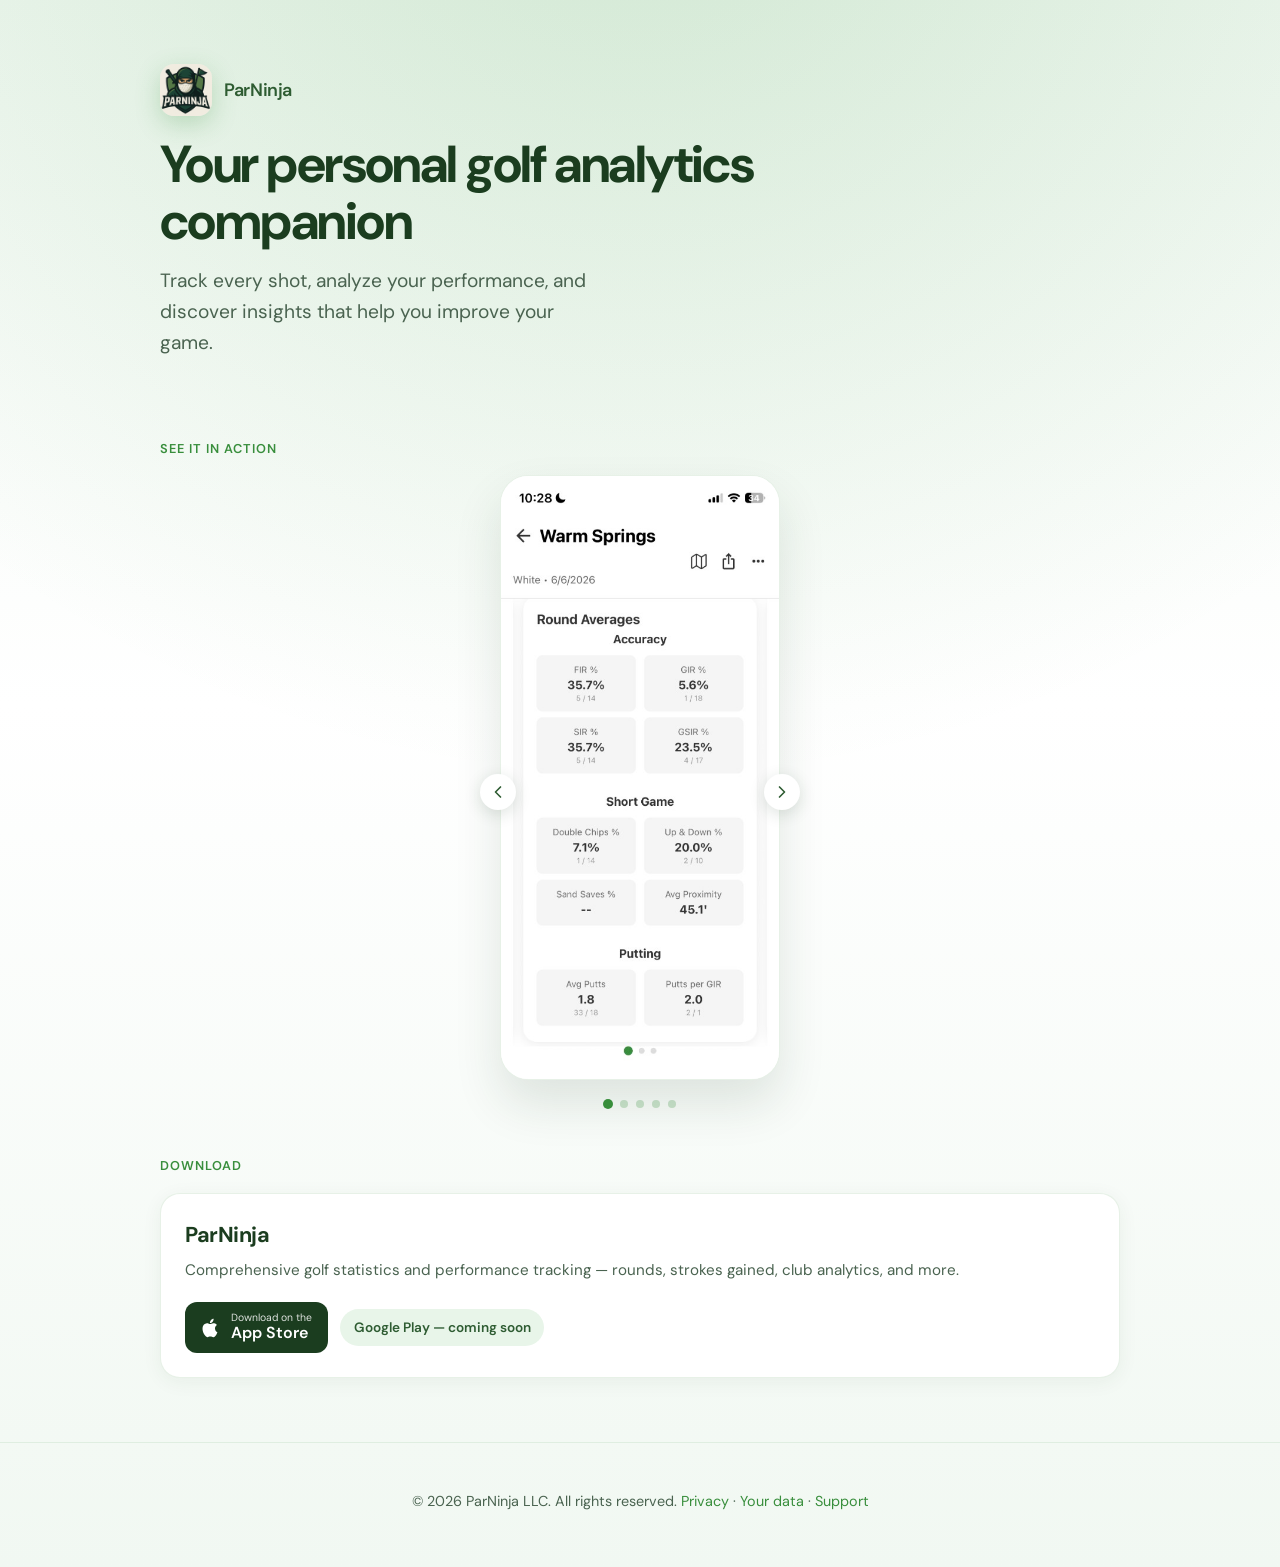
<file: index.html>
<!DOCTYPE html>
<html lang="en">
  <head>
    <meta charset="UTF-8" />
    <meta name="viewport" content="width=device-width, initial-scale=1.0" />
    <title>ParNinja — Golf analytics & performance tracking</title>
    <meta
      name="description"
      content="ParNinja is your personal golf analytics companion. Track every shot, analyze performance, and improve your game."
    />
    <meta name="theme-color" content="#388e3c" />
    <link rel="icon" href="assets/favicon.ico" sizes="any" />
    <link rel="preconnect" href="https://fonts.googleapis.com" />
    <link rel="preconnect" href="https://fonts.gstatic.com" crossorigin />
    <link
      href="https://fonts.googleapis.com/css2?family=DM+Sans:ital,opsz,wght@0,9..40,400;0,9..40,600;0,9..40,700;1,9..40,400&display=swap"
      rel="stylesheet"
    />
    <link rel="stylesheet" href="css/styles.css" />
    <script src="config.js"></script>
  </head>
  <body>
    <div class="page">
      <main class="container">
        <section class="hero">
          <div class="hero-inner">
            <div class="hero-copy">
              <div class="brand-mark">
                <img src="assets/icon.png" alt="" width="52" height="52" id="site-icon" />
                <span id="site-name">ParNinja</span>
              </div>
              <h1 id="site-tagline">Your personal golf analytics companion</h1>
              <p class="lead" id="site-description">
                Track every shot, analyze your performance, and discover insights that help you
                improve your game.
              </p>
            </div>
          </div>
        </section>

        <section class="screenshots-section" aria-labelledby="screenshots-heading">
          <p class="section-label" id="screenshots-heading">See it in action</p>
          <div class="carousel" id="screenshot-carousel">
            <div class="carousel-viewport">
              <div class="carousel-track" id="carousel-track">
                <div class="carousel-slide">
                  <img
                    src="assets/screenshots/round-averages.png"
                    alt="Round averages showing accuracy, short game, and putting stats"
                    width="390"
                    height="844"
                    loading="lazy"
                  />
                </div>
                <div class="carousel-slide">
                  <img
                    src="assets/screenshots/club-distances.png"
                    alt="Club distances with average yardage and shot distribution"
                    width="390"
                    height="844"
                    loading="lazy"
                  />
                </div>
                <div class="carousel-slide">
                  <img
                    src="assets/screenshots/approach-results.png"
                    alt="Approach results by distance with greens hit percentages"
                    width="390"
                    height="844"
                    loading="lazy"
                  />
                </div>
                <div class="carousel-slide">
                  <img
                    src="assets/screenshots/driver.png"
                    alt="Driver performance with aim tendency and shot distribution"
                    width="390"
                    height="844"
                    loading="lazy"
                  />
                </div>
                <div class="carousel-slide">
                  <img
                    src="assets/screenshots/putter.png"
                    alt="Putting performance overview and putt distance breakdown"
                    width="390"
                    height="844"
                    loading="lazy"
                  />
                </div>
              </div>
            </div>
            <button
              type="button"
              class="carousel-btn carousel-btn-prev"
              aria-label="Previous screenshot"
            >
              <svg width="20" height="20" viewBox="0 0 24 24" fill="none" aria-hidden="true">
                <path
                  d="M15 18l-6-6 6-6"
                  stroke="currentColor"
                  stroke-width="2"
                  stroke-linecap="round"
                  stroke-linejoin="round"
                />
              </svg>
            </button>
            <button
              type="button"
              class="carousel-btn carousel-btn-next"
              aria-label="Next screenshot"
            >
              <svg width="20" height="20" viewBox="0 0 24 24" fill="none" aria-hidden="true">
                <path
                  d="M9 18l6-6-6-6"
                  stroke="currentColor"
                  stroke-width="2"
                  stroke-linecap="round"
                  stroke-linejoin="round"
                />
              </svg>
            </button>
            <div class="carousel-dots" role="tablist" aria-label="Screenshot navigation"></div>
          </div>
        </section>

        <section class="apps-section" aria-labelledby="apps-heading">
          <p class="section-label" id="apps-heading">Download</p>
          <div class="apps-grid" id="apps-grid"></div>
        </section>
      </main>

      <footer class="site-footer">
        <div class="container">
          <p>
            &copy; <span id="footer-year"></span>
            <span id="footer-company">ParNinja LLC</span>. All rights reserved.
            <a href="/privacy">Privacy</a> · <a href="/data">Your data</a> ·
            <a href="/support">Support</a>
          </p>
        </div>
      </footer>
    </div>

    <script>
      (function () {
        initCarousel(document.getElementById('screenshot-carousel'));

        function initCarousel(root) {
          if (!root) return;

          const track = root.querySelector('.carousel-track');
          const slides = Array.from(root.querySelectorAll('.carousel-slide'));
          const dotsContainer = root.querySelector('.carousel-dots');
          const prevBtn = root.querySelector('.carousel-btn-prev');
          const nextBtn = root.querySelector('.carousel-btn-next');
          let index = 0;
          let autoplayTimer = null;
          let touchStartX = 0;

          slides.forEach(function (_, i) {
            const dot = document.createElement('button');
            dot.type = 'button';
            dot.className = 'carousel-dot';
            dot.setAttribute('role', 'tab');
            dot.setAttribute('aria-label', 'Go to screenshot ' + (i + 1));
            dot.addEventListener('click', function () {
              goTo(i);
              restartAutoplay();
            });
            dotsContainer.appendChild(dot);
          });

          const dots = Array.from(dotsContainer.querySelectorAll('.carousel-dot'));

          function goTo(i) {
            index = (i + slides.length) % slides.length;
            track.style.transform = 'translateX(-' + index * 100 + '%)';
            dots.forEach(function (dot, dotIndex) {
              const active = dotIndex === index;
              dot.classList.toggle('is-active', active);
              dot.setAttribute('aria-selected', active ? 'true' : 'false');
            });
          }

          function next() {
            goTo(index + 1);
          }

          function prev() {
            goTo(index - 1);
          }

          function startAutoplay() {
            stopAutoplay();
            autoplayTimer = window.setInterval(next, 5000);
          }

          function stopAutoplay() {
            if (autoplayTimer) {
              window.clearInterval(autoplayTimer);
              autoplayTimer = null;
            }
          }

          function restartAutoplay() {
            stopAutoplay();
            startAutoplay();
          }

          prevBtn.addEventListener('click', function () {
            prev();
            restartAutoplay();
          });

          nextBtn.addEventListener('click', function () {
            next();
            restartAutoplay();
          });

          root.addEventListener('mouseenter', stopAutoplay);
          root.addEventListener('mouseleave', startAutoplay);
          root.addEventListener('focusin', stopAutoplay);
          root.addEventListener('focusout', function (event) {
            if (!root.contains(event.relatedTarget)) {
              startAutoplay();
            }
          });

          root.addEventListener(
            'touchstart',
            function (event) {
              touchStartX = event.changedTouches[0].screenX;
            },
            { passive: true }
          );

          root.addEventListener(
            'touchend',
            function (event) {
              const delta = event.changedTouches[0].screenX - touchStartX;
              if (Math.abs(delta) < 40) return;
              if (delta < 0) next();
              else prev();
              restartAutoplay();
            },
            { passive: true }
          );

          goTo(0);
          startAutoplay();
        }

        const config = window.SITE_CONFIG;
        if (!config) return;

        document.getElementById('site-name').textContent = config.siteName;
        document.getElementById('site-tagline').textContent = config.tagline;
        document.getElementById('site-description').textContent = config.description;
        document.getElementById('footer-year').textContent = config.year;
        document.getElementById('footer-company').textContent = config.company;
        document.title = config.siteName + ' — Golf analytics & performance tracking';

        const appsGrid = document.getElementById('apps-grid');

        config.apps.forEach(function (app) {
          const card = document.createElement('article');
          card.className = 'app-card';

          const header = document.createElement('div');
          header.className = 'app-card-header';

          const title = document.createElement('h2');
          title.textContent = app.name;
          const desc = document.createElement('p');
          desc.textContent = app.description;

          header.appendChild(title);
          header.appendChild(desc);

          const links = document.createElement('div');
          links.className = 'store-links';
          links.appendChild(createStoreLink('ios', app.iosUrl));
          links.appendChild(createStoreLink('android', app.androidUrl));

          card.appendChild(header);
          card.appendChild(links);
          appsGrid.appendChild(card);
        });

        function createStoreLink(platform, url) {
          if (!url) {
            const badge = document.createElement('span');
            badge.className = 'coming-soon';
            badge.textContent =
              platform === 'ios' ? 'App Store — coming soon' : 'Google Play — coming soon';
            return badge;
          }

          const link = document.createElement('a');
          link.className = 'store-badge';
          link.href = url;
          link.target = '_blank';
          link.rel = 'noopener noreferrer';

          if (platform === 'ios') {
            link.setAttribute('aria-label', 'Download on the App Store');
            link.innerHTML =
              '<svg width="22" height="22" viewBox="0 0 24 24" fill="currentColor" aria-hidden="true"><path d="M18.71 19.5c-.83 1.24-1.71 2.45-3.05 2.47-1.34.03-1.77-.79-3.29-.79-1.53 0-2 .77-3.27.82-1.31.05-2.3-1.32-3.14-2.53C4.25 17 2.94 12.45 4.7 9.39c.87-1.52 2.43-2.48 4.12-2.51 1.28-.02 2.5.87 3.29.87.78 0 2.26-1.07 3.8-.91.65.03 2.47.26 3.64 1.98-.09.06-2.17 1.28-2.15 3.81.03 3.02 2.65 4.03 2.68 4.04-.03.07-.42 1.44-1.38 2.83M13 3.5c.73-.83 1.94-1.46 2.94-1.5.13 1.17-.34 2.35-1.04 3.19-.69.85-1.83 1.51-2.95 1.42-.15-1.15.41-2.35 1.05-3.11z"/></svg>' +
              '<span class="store-badge-text"><span class="store-badge-label">Download on the</span><span class="store-badge-name">App Store</span></span>';
          } else {
            link.setAttribute('aria-label', 'Get it on Google Play');
            link.innerHTML =
              '<svg width="22" height="22" viewBox="0 0 24 24" fill="currentColor" aria-hidden="true"><path d="M3.609 1.814 13.792 12 3.61 22.186a1.002 1.002 0 0 1-.465-.422 1 1 0 0 1-.12-.59V2.016a1 1 0 0 1 .584-.902zM14.5 12.707l2.302 2.302-10.937 6.333a1 1 0 0 1-.148-.086L14.5 12.707zm3.207-1.414L20.39 8.61a1 1 0 0 1 .61.922v4.936a1 1 0 0 1-.61.922l-2.683 1.55-2.302-2.302 2.302-2.345zM14.5 11.293 5.717 2.51a1 1 0 0 1 .148-.086l10.937 6.333L14.5 11.293z"/></svg>' +
              '<span class="store-badge-text"><span class="store-badge-label">Get it on</span><span class="store-badge-name">Google Play</span></span>';
          }

          return link;
        }
      })();
    </script>
  </body>
</html>
</file>
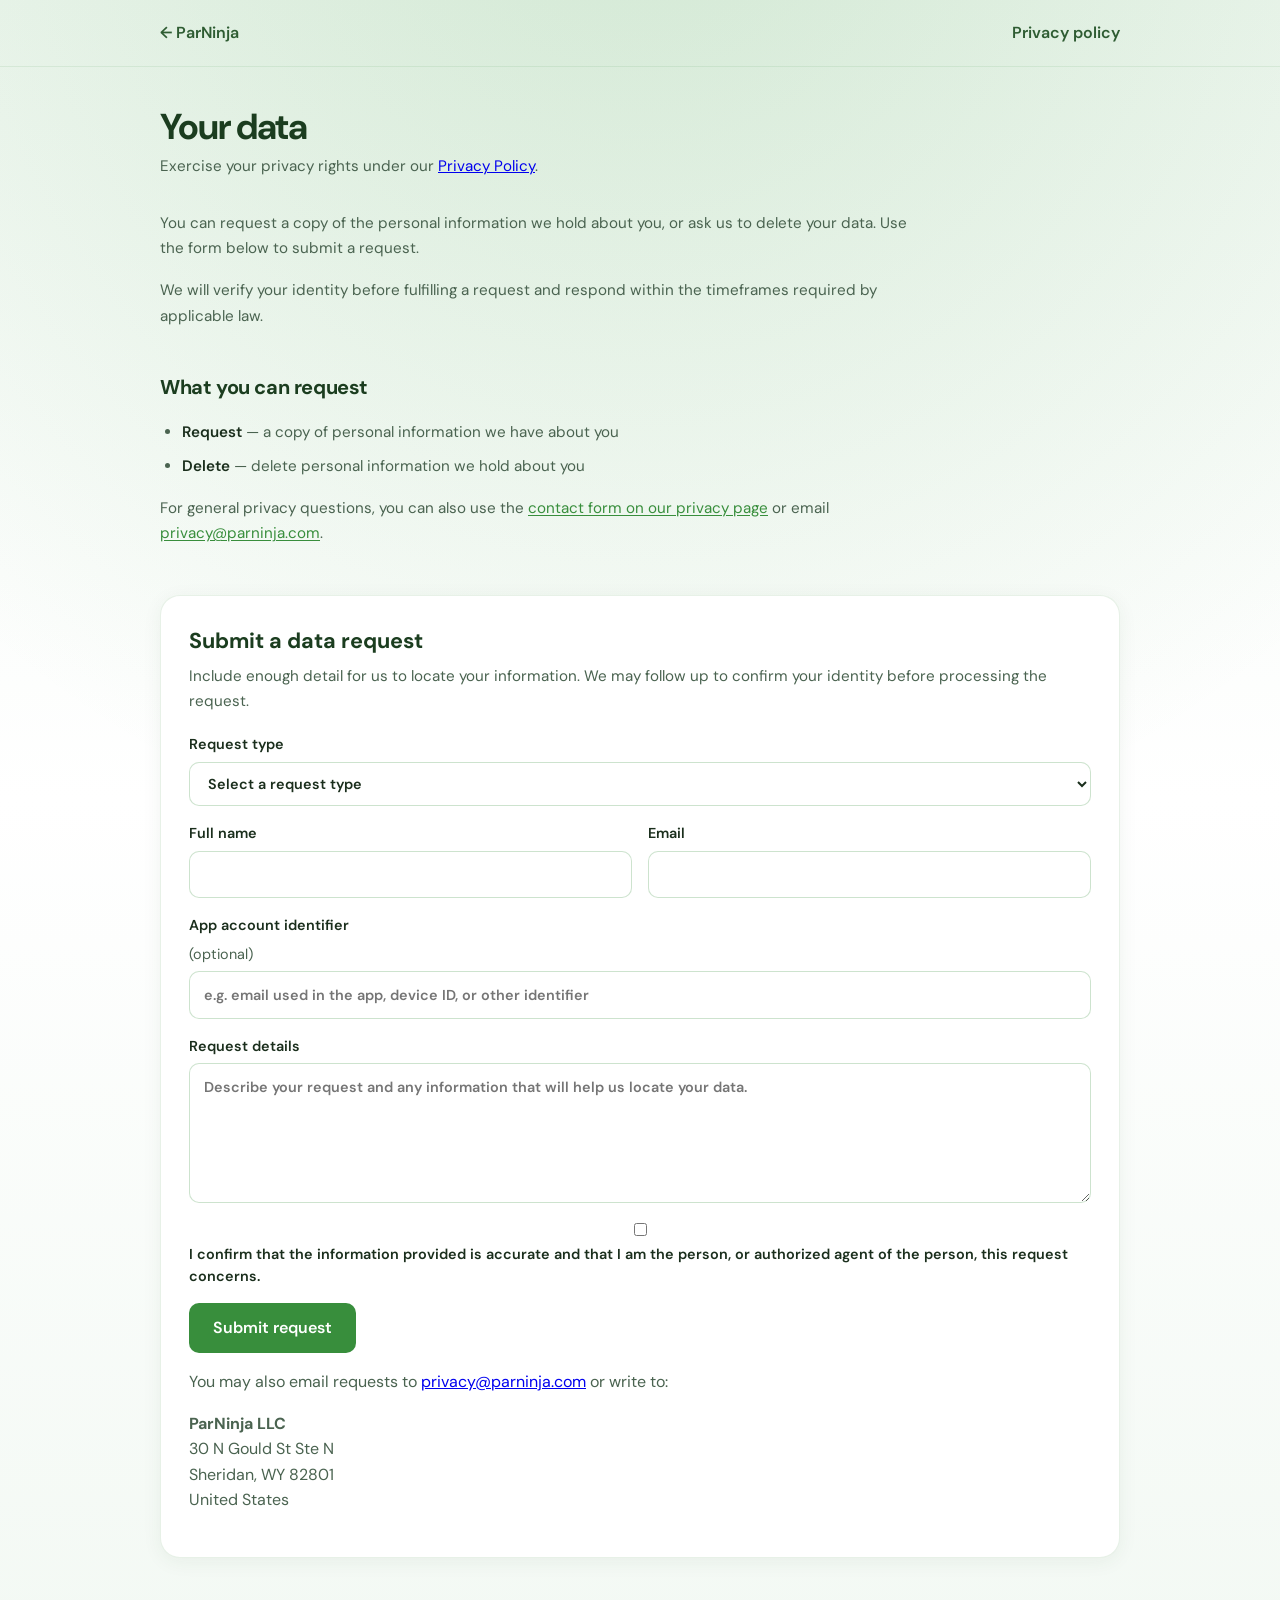
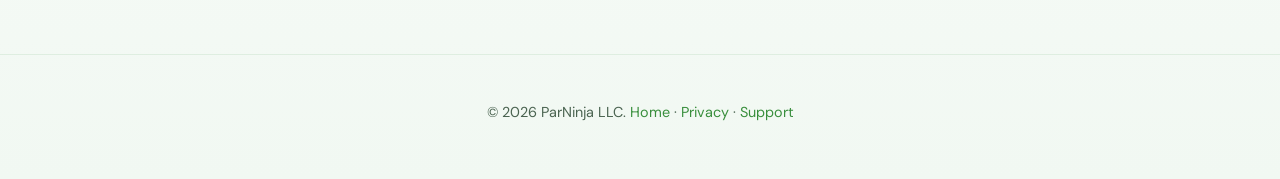
<file: data/index.html>
<!DOCTYPE html>
<html lang="en">
  <head>
    <meta charset="UTF-8" />
    <meta name="viewport" content="width=device-width, initial-scale=1.0" />
    <title>Your Data — ParNinja</title>
    <meta
      name="description"
      content="Request a copy of or deletion of your personal data held by ParNinja LLC."
    />
    <meta name="theme-color" content="#388e3c" />
    <link rel="icon" href="../assets/favicon.ico" sizes="any" />
    <link rel="preconnect" href="https://fonts.googleapis.com" />
    <link rel="preconnect" href="https://fonts.gstatic.com" crossorigin />
    <link
      href="https://fonts.googleapis.com/css2?family=DM+Sans:ital,opsz,wght@0,9..40,400;0,9..40,600;0,9..40,700;1,9..40,400&display=swap"
      rel="stylesheet"
    />
    <link rel="stylesheet" href="../css/styles.css" />
    <link rel="stylesheet" href="../css/legal.css" />
  </head>
  <body>
    <div class="page">
      <header class="site-header">
        <div class="container">
          <a href="/">← ParNinja</a>
          <a href="/privacy">Privacy policy</a>
        </div>
      </header>

      <main class="container legal-page">
        <h1>Your data</h1>
        <p class="legal-updated">
          Exercise your privacy rights under our
          <a href="/privacy">Privacy Policy</a>.
        </p>

        <div class="legal-content">
          <p>
            You can request a copy of the personal information we hold about you, or ask us to delete
            your data. Use the form below to submit a request.
          </p>
          <p>We will verify your identity before fulfilling a request and respond within the timeframes required by applicable law.</p>
          <h2>What you can request</h2>
          <ul>
            <li><strong>Request</strong> — a copy of personal information we have about you</li>
            <li><strong>Delete</strong> — delete personal information we hold about you</li>
          </ul>
          <p>
            For general privacy questions, you can also use the
            <a href="/privacy#contact">contact form on our privacy page</a> or email
            <a href="mailto:privacy@parninja.com">privacy@parninja.com</a>.
          </p>
        </div>

        <section class="contact-section" id="request" aria-labelledby="request-heading">
          <h2 id="request-heading">Submit a data request</h2>
          <p>
            Include enough detail for us to locate your information. We may follow up to confirm your
            identity before processing the request.
          </p>

          <p class="form-notice" id="form-success" hidden>
            Thank you — your request was submitted. We will respond by email as soon as we can.
          </p>

          <form
            class="contact-form"
            id="data-request-form"
            action="https://formsubmit.co/privacy@parninja.com"
            method="POST"
          >
            <input type="hidden" name="_subject" value="ParNinja data request" />
            <input type="hidden" name="_captcha" value="false" />
            <input type="hidden" name="_next" value="https://parninja.com/data?sent=1" />
            <input type="text" name="_honey" tabindex="-1" autocomplete="off" hidden />

            <label>
              Request type
              <select name="request_type" required>
                <option value="">Select a request type</option>
                <option value="Request — copy of my data">Request — copy of my data</option>
                <option value="Delete — delete my data">Delete — delete my data</option>
              </select>
            </label>

            <div class="form-row form-row--split">
              <label>
                Full name
                <input type="text" name="name" required autocomplete="name" />
              </label>
              <label>
                Email
                <input type="email" name="email" required autocomplete="email" />
              </label>
            </div>

            <label>
              App account identifier <span class="label-hint">(optional)</span>
              <input
                type="text"
                name="account_id"
                autocomplete="off"
                placeholder="e.g. email used in the app, device ID, or other identifier"
              />
            </label>

            <label>
              Request details
              <textarea
                name="message"
                required
                placeholder="Describe your request and any information that will help us locate your data."
              ></textarea>
            </label>

            <label class="checkbox-label">
              <input type="checkbox" name="confirm" value="yes" required />
              <span>I confirm that the information provided is accurate and that I am the person, or authorized agent of the person, this request concerns.</span>
            </label>

            <button type="submit" class="form-submit">Submit request</button>
          </form>

          <div class="address-block">
            <p>
              You may also email requests to
              <a href="mailto:privacy@parninja.com">privacy@parninja.com</a> or write to:
            </p>
            <p>
              <strong>ParNinja LLC</strong><br />
              30 N Gould St Ste N<br />
              Sheridan, WY 82801<br />
              United States
            </p>
          </div>
        </section>
      </main>

      <footer class="site-footer">
        <div class="container">
          <p>
            &copy; <span id="footer-year"></span> ParNinja LLC.
            <a href="/">Home</a> · <a href="/privacy">Privacy</a> ·
            <a href="/support">Support</a>
          </p>
        </div>
      </footer>
    </div>

    <script>
      document.getElementById('footer-year').textContent = new Date().getFullYear();

      if (new URLSearchParams(window.location.search).get('sent') === '1') {
        document.getElementById('form-success').hidden = false;
        document.getElementById('data-request-form').hidden = true;
        history.replaceState(null, '', window.location.pathname + '#request');
      }
    </script>
  </body>
</html>
</file>
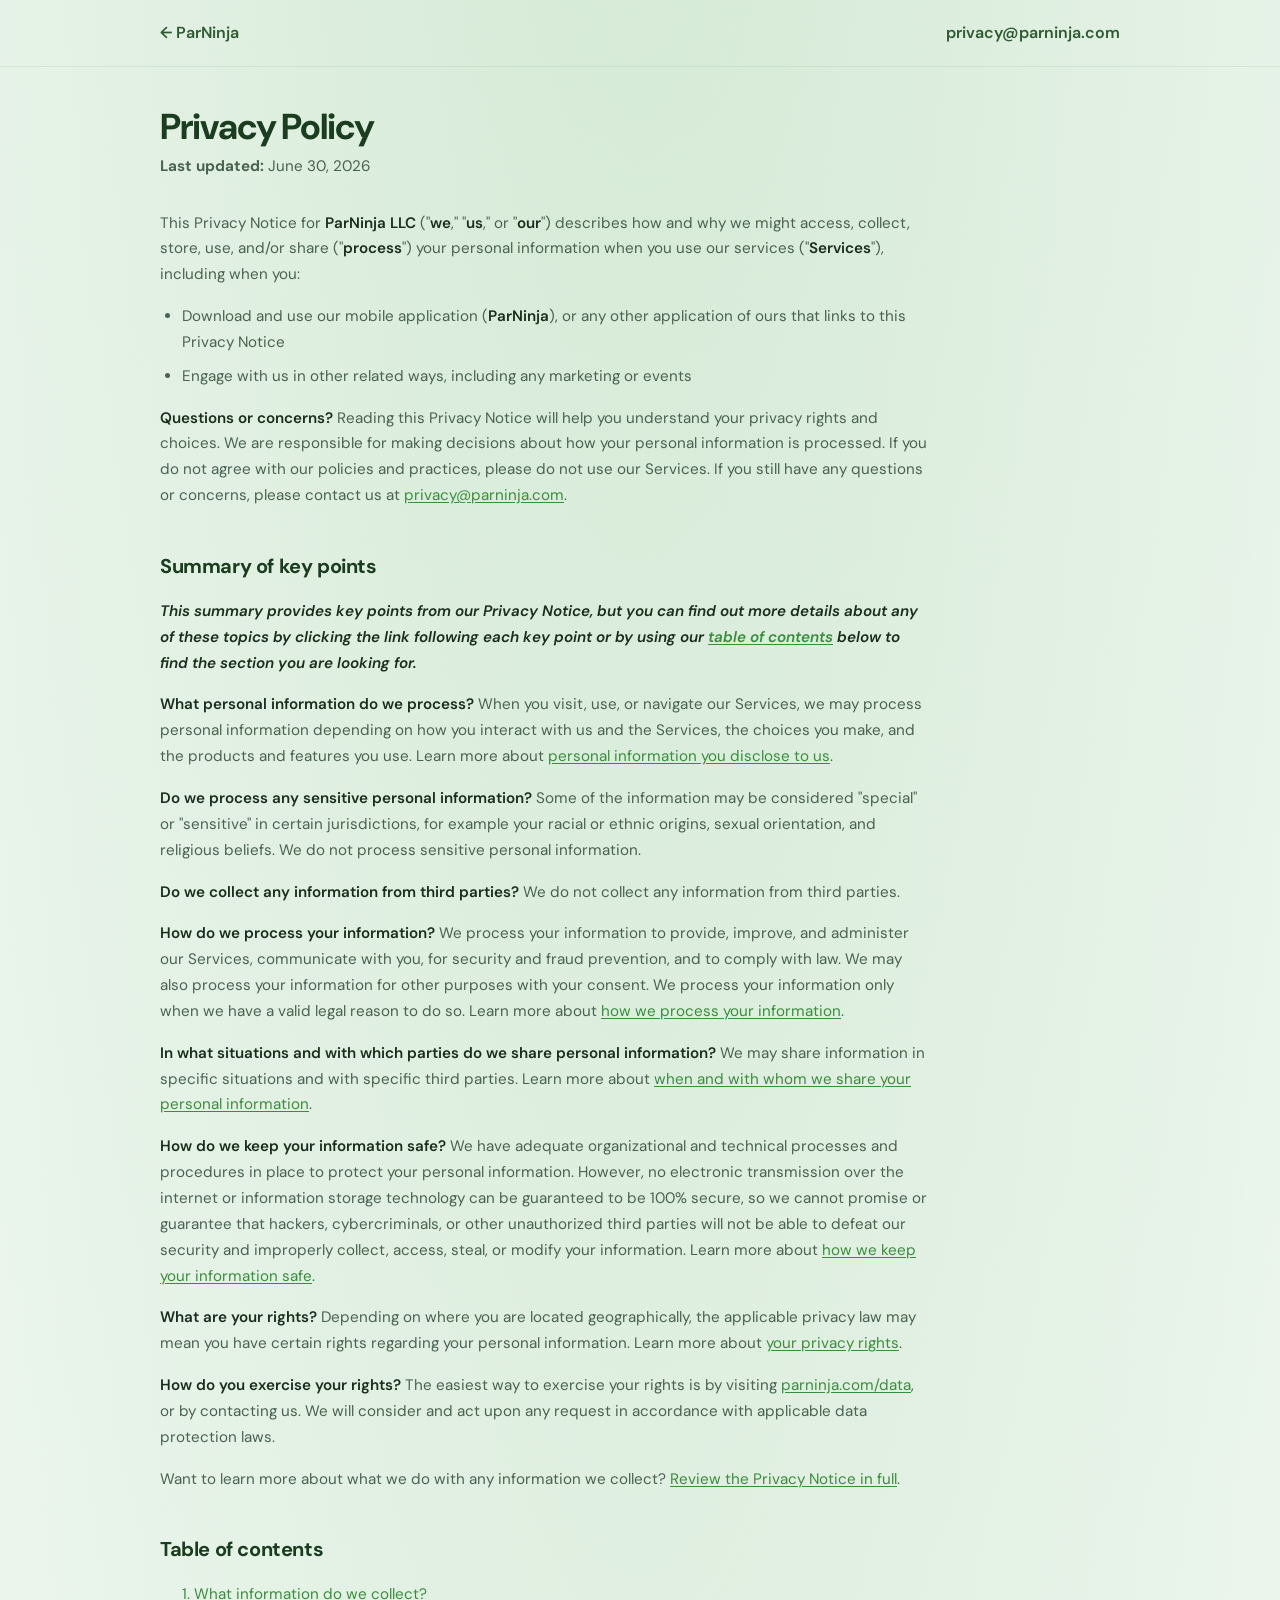
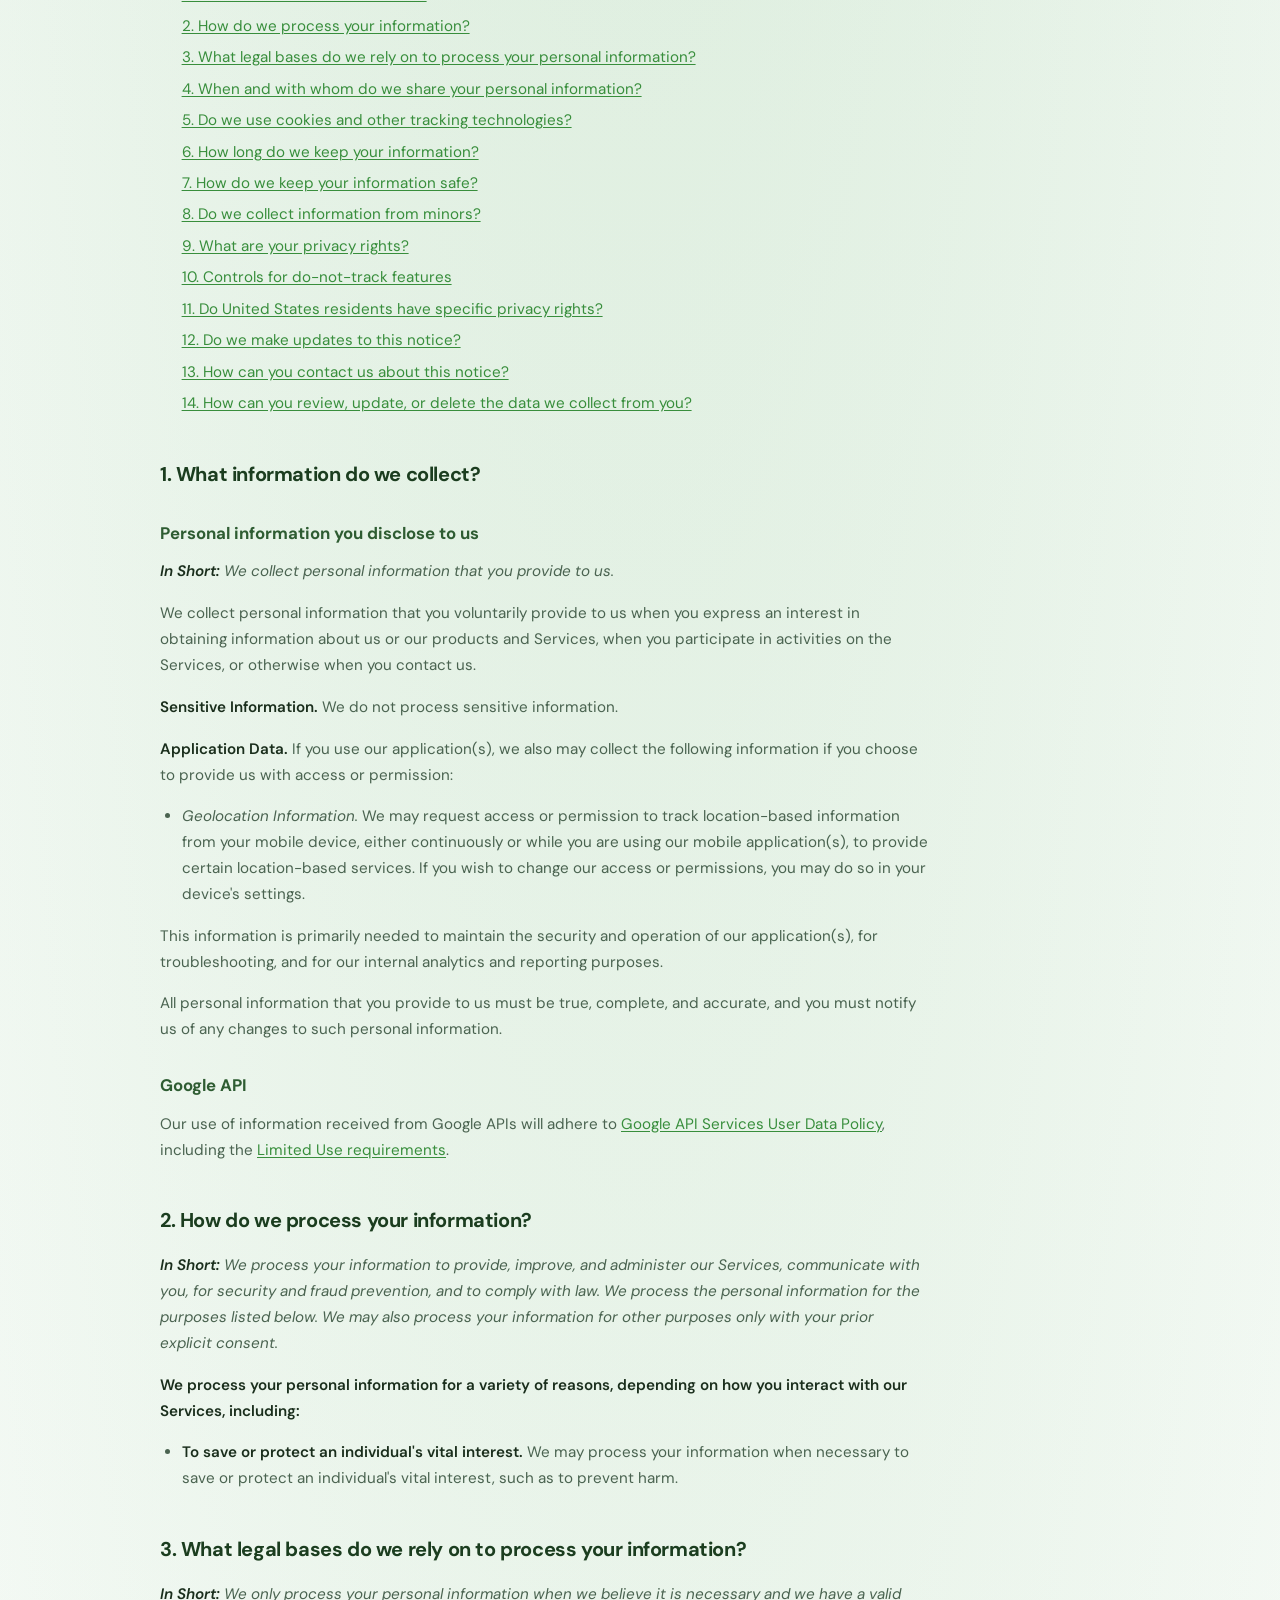
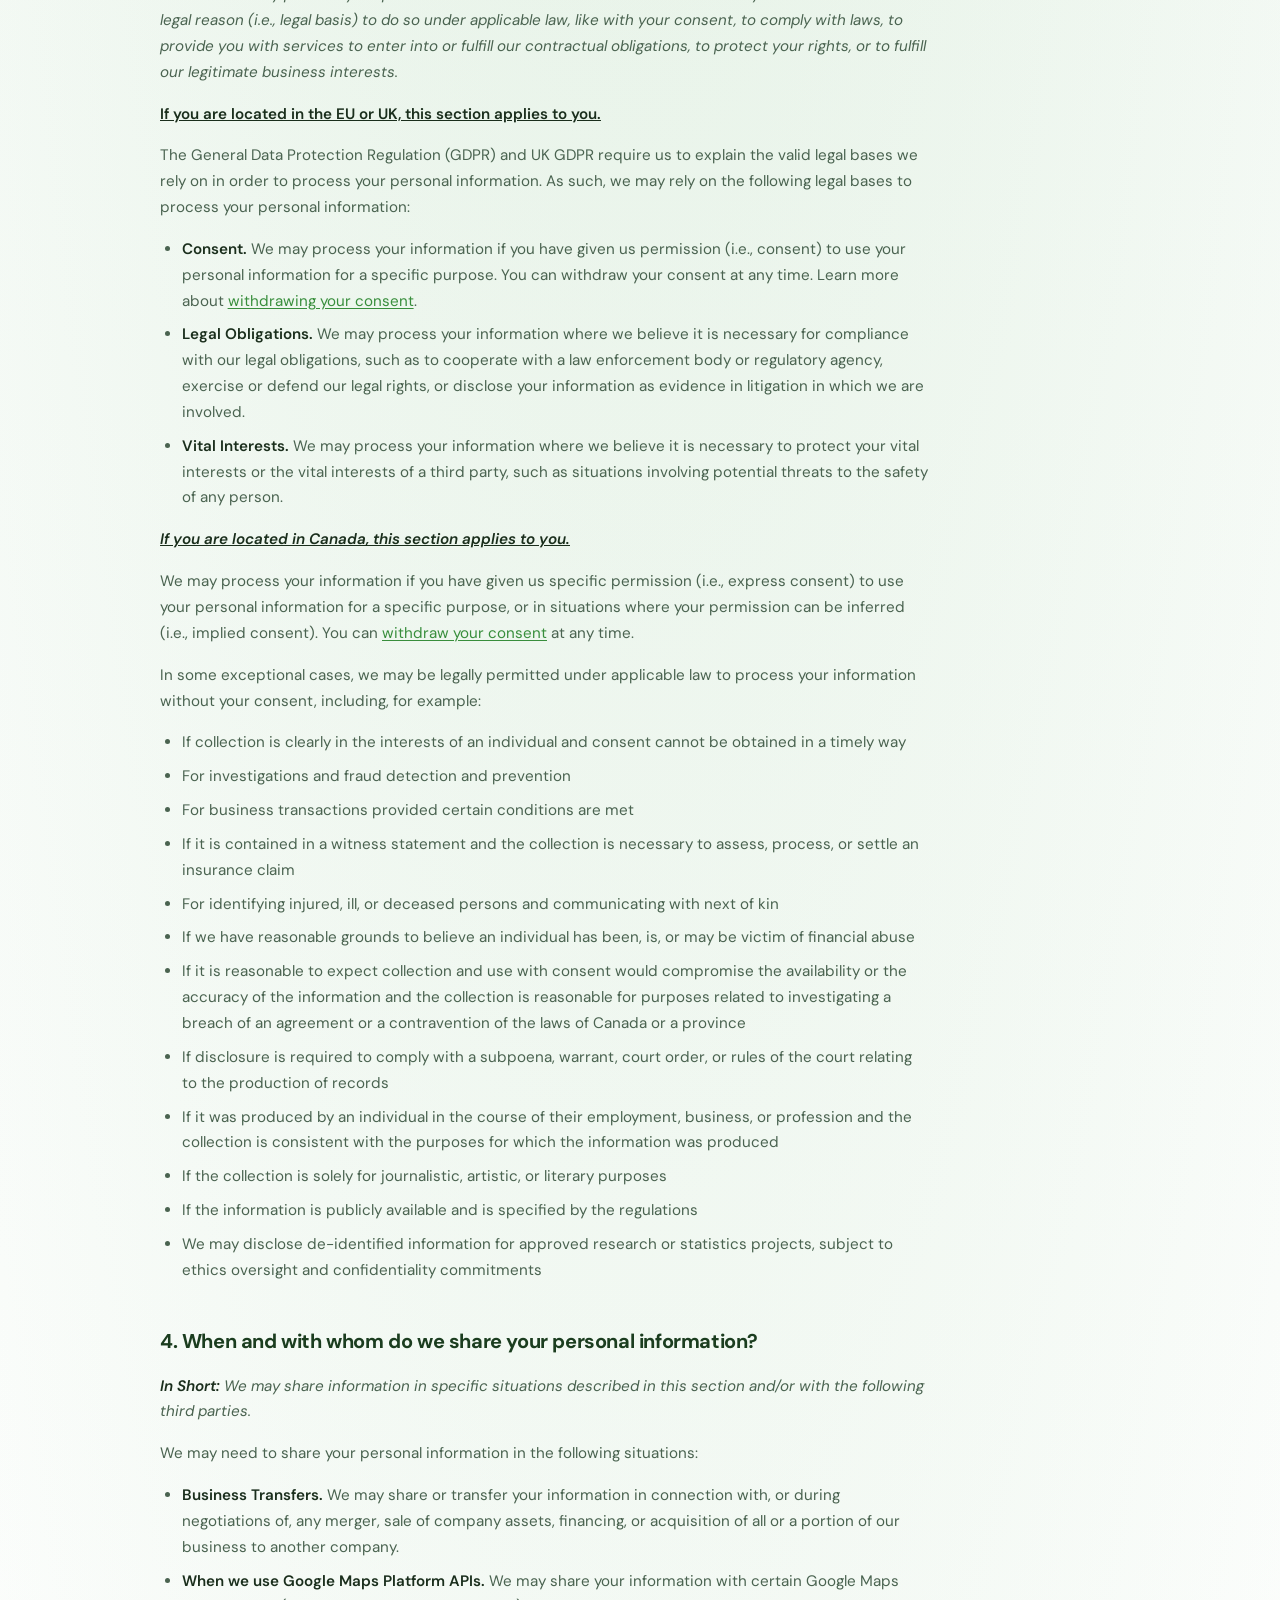
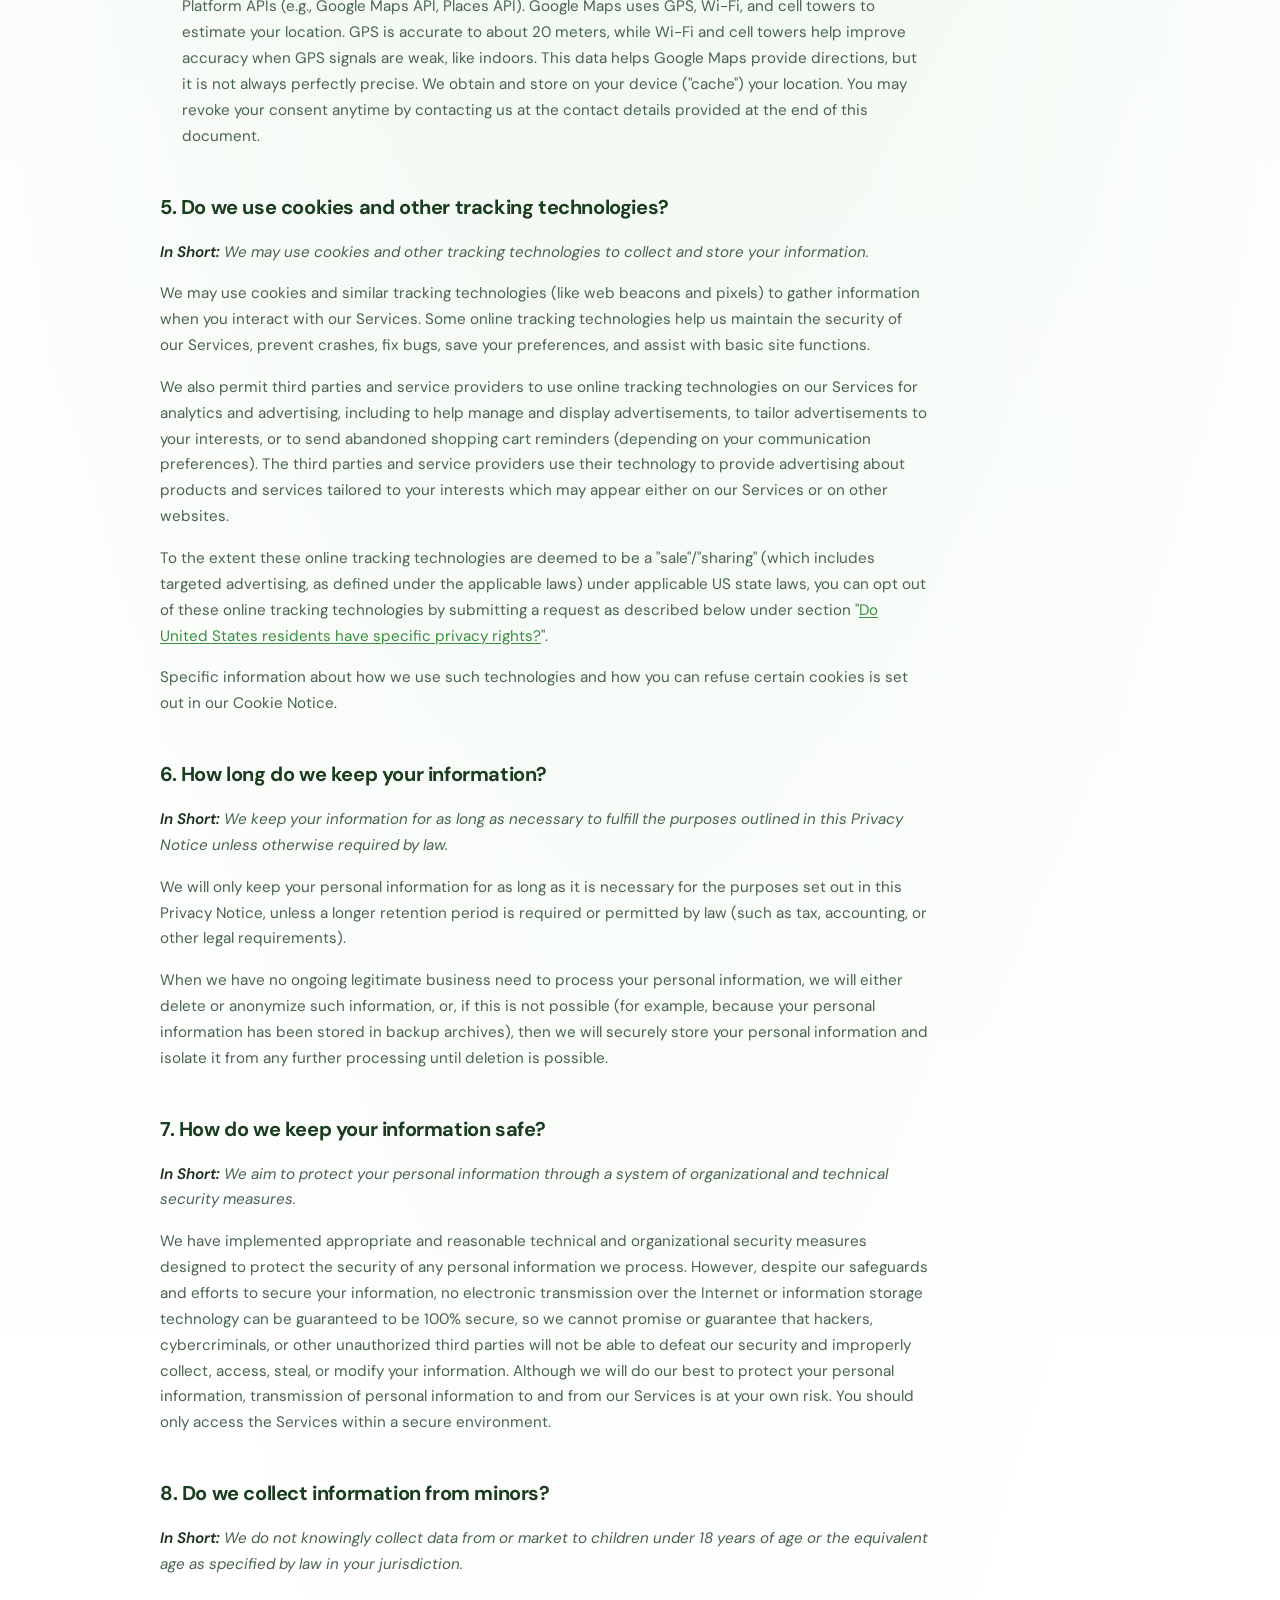
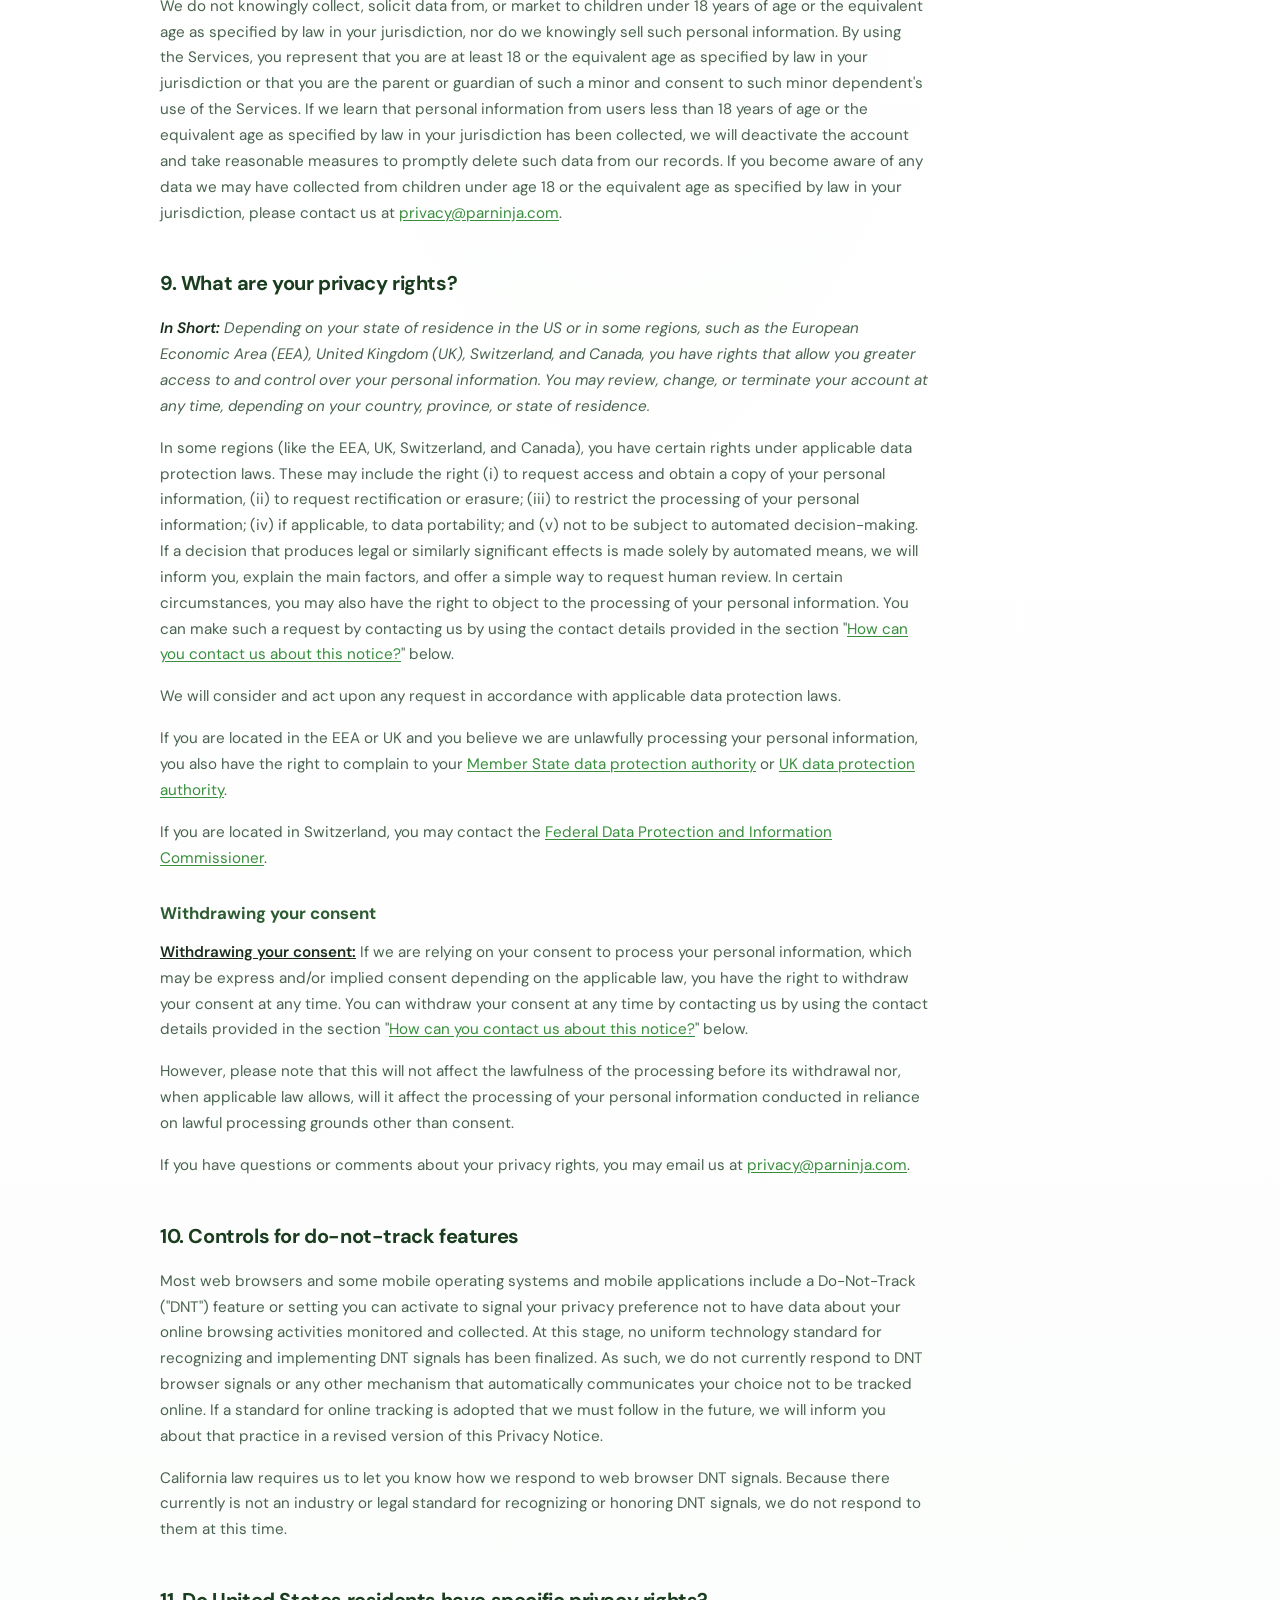
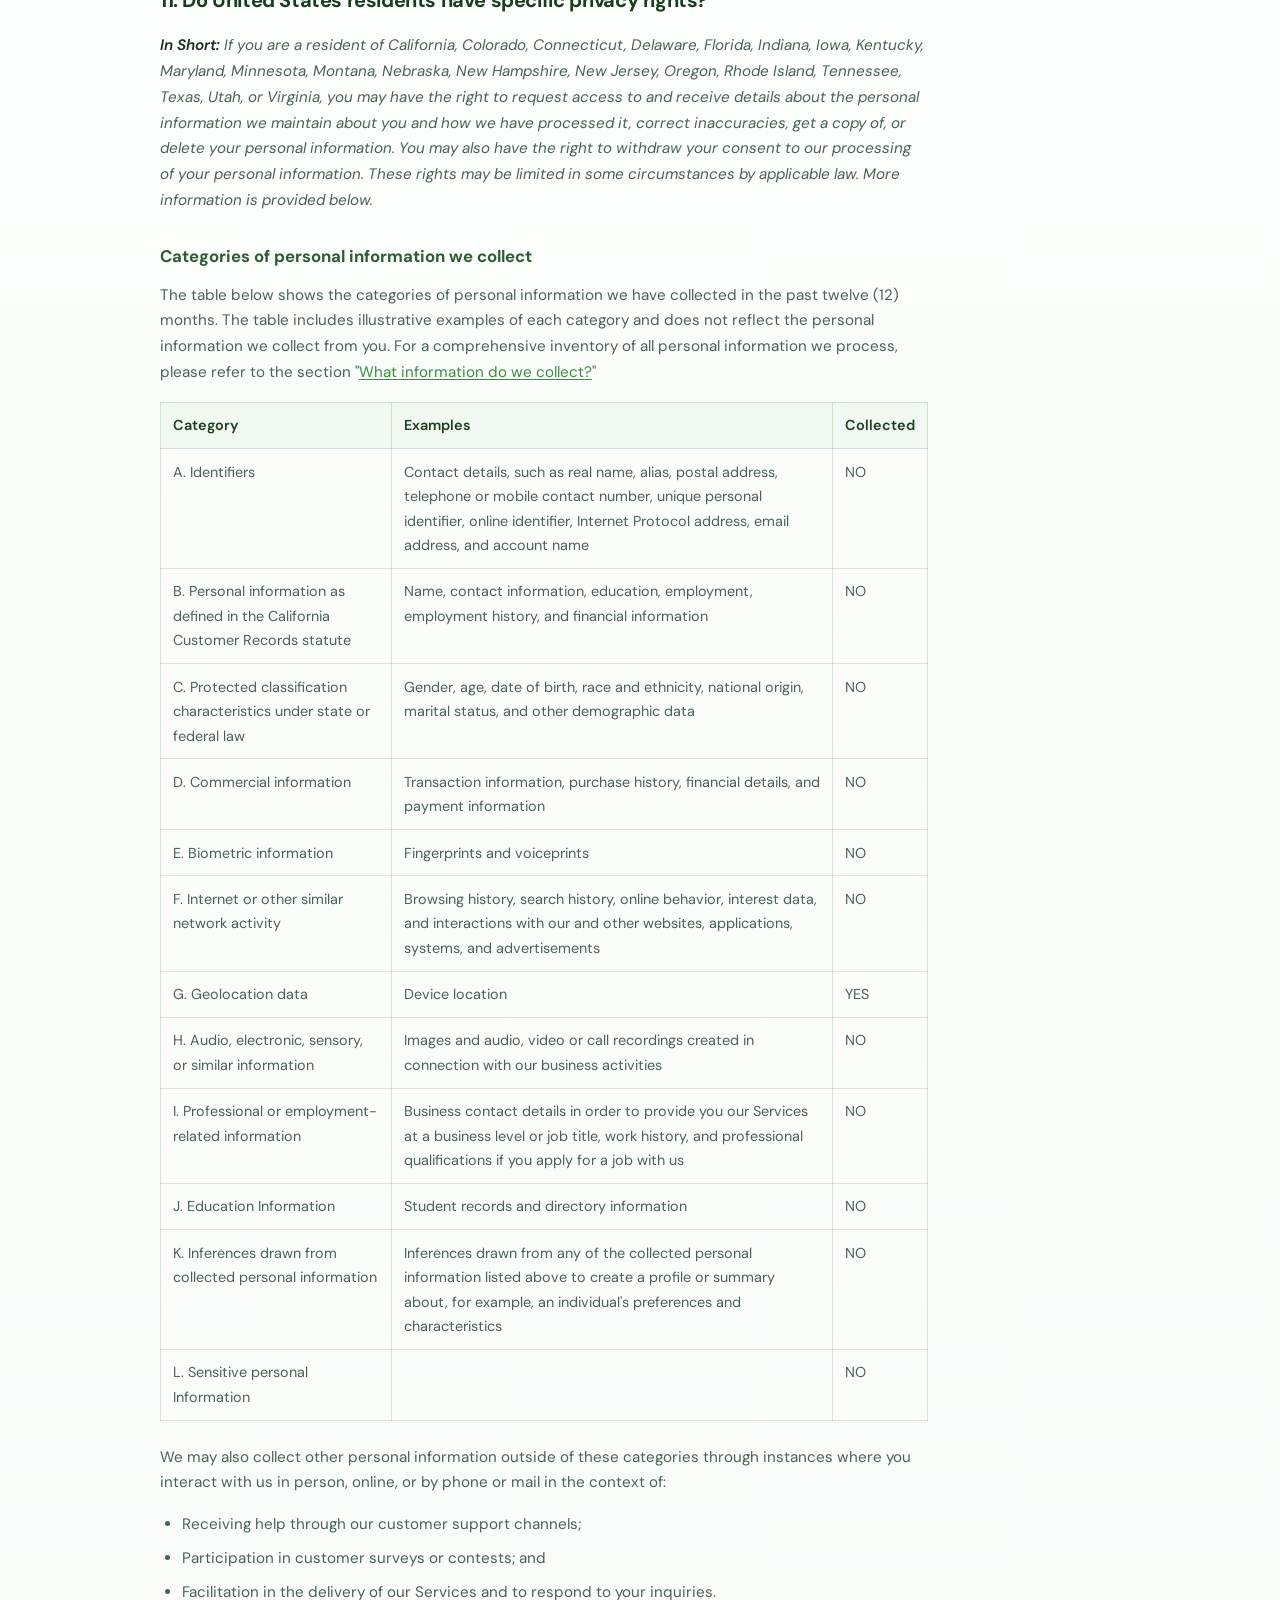
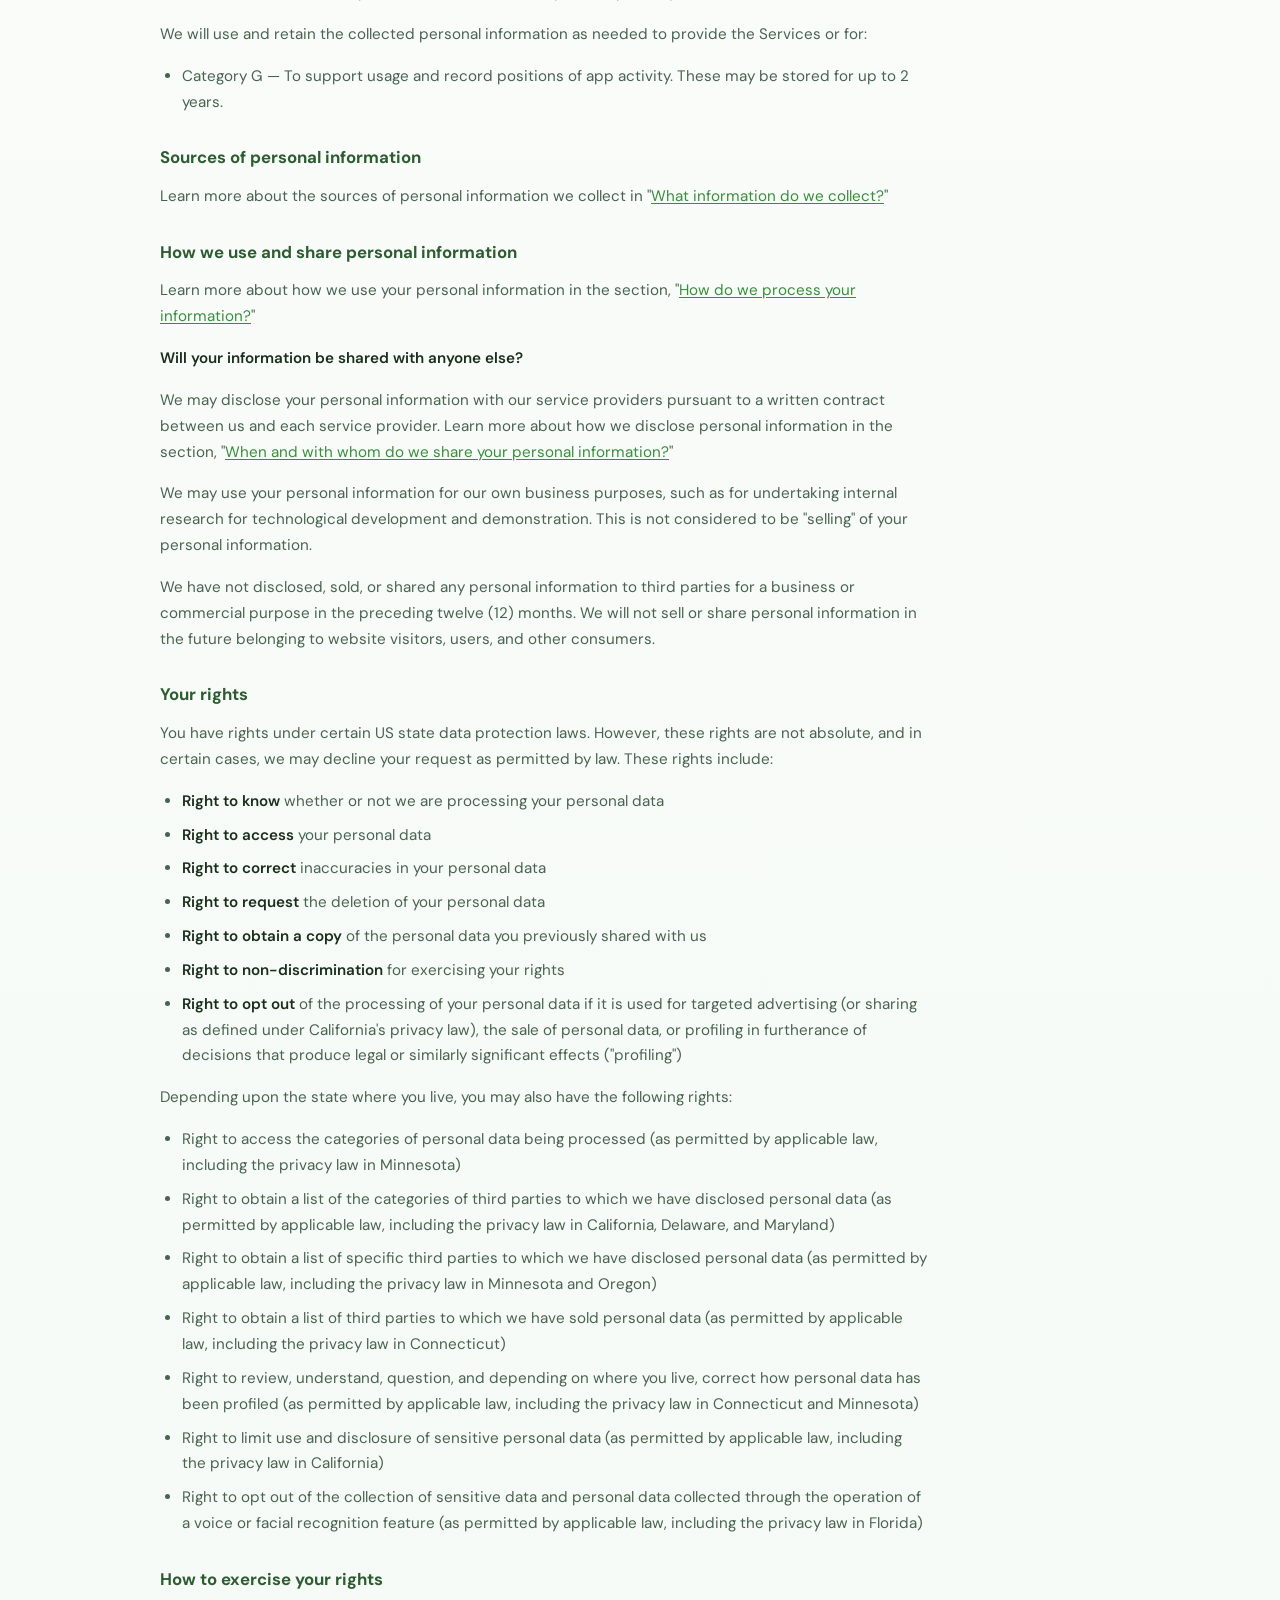
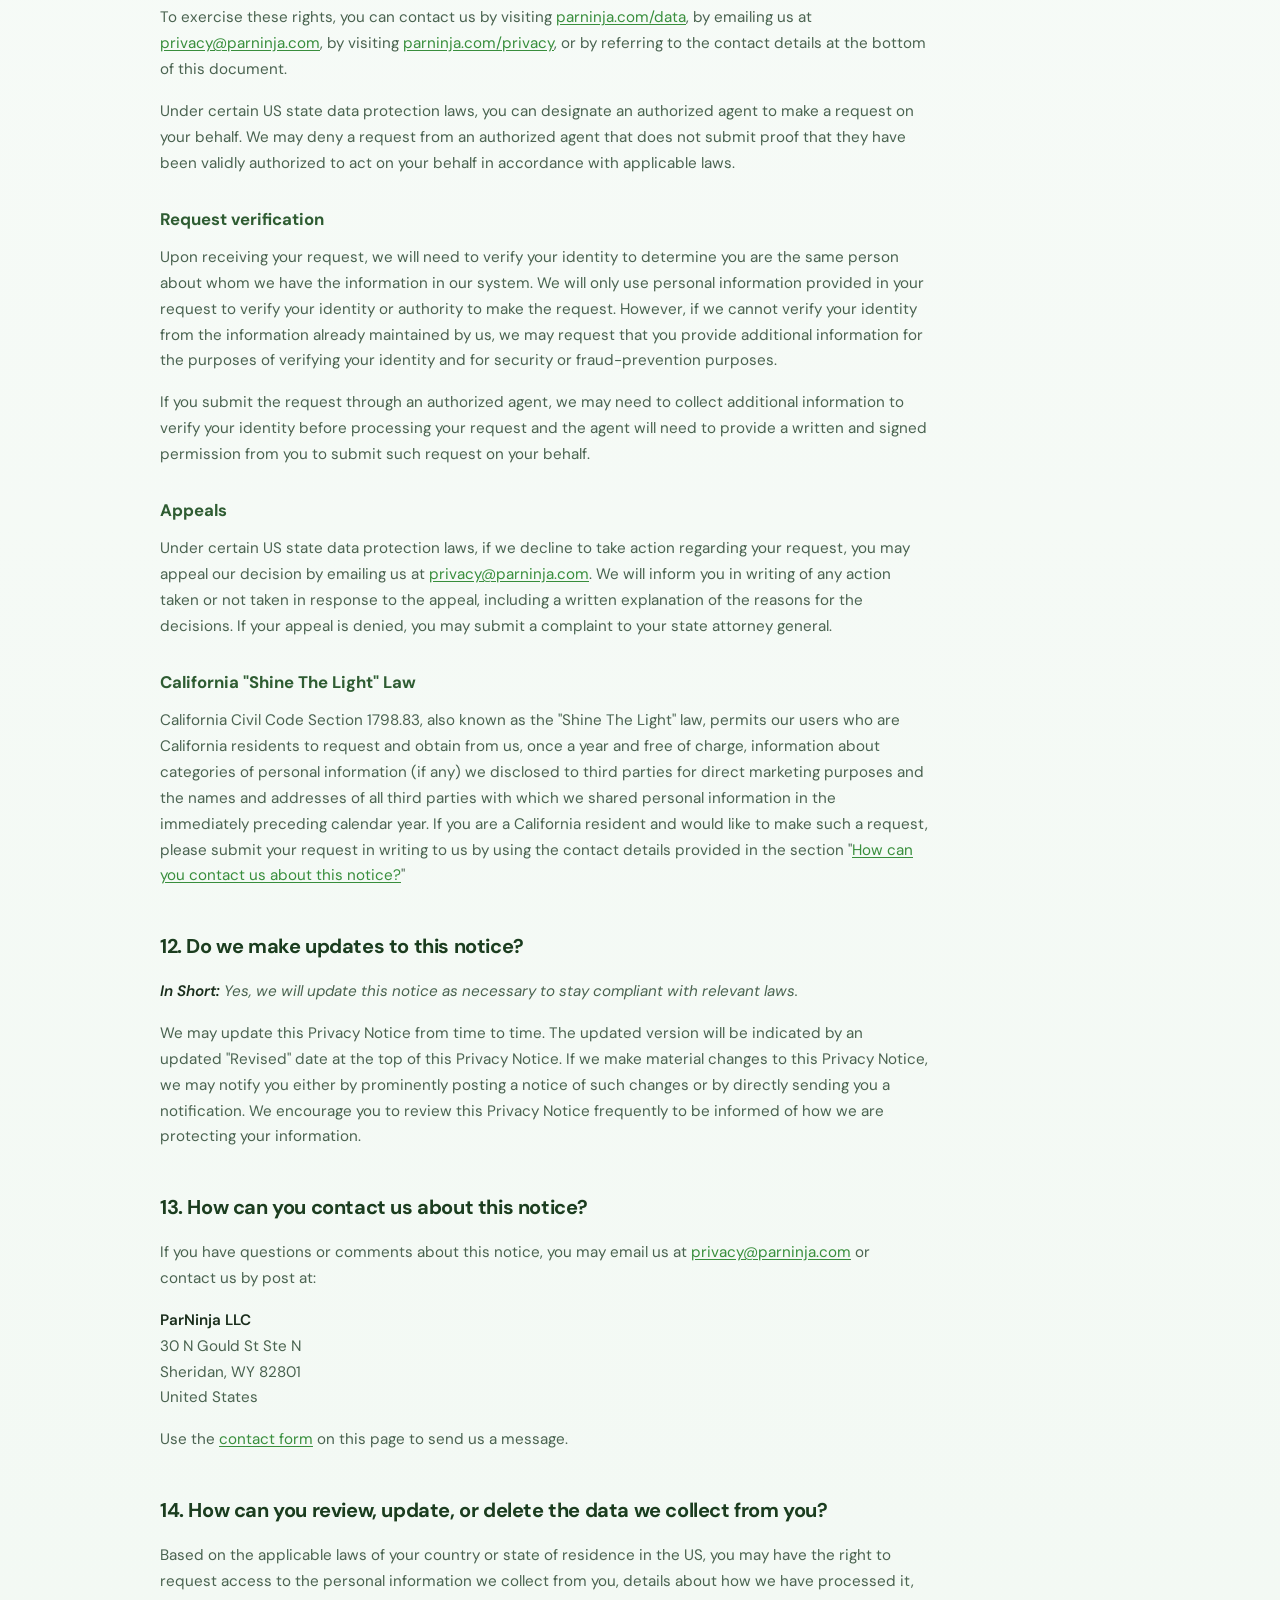
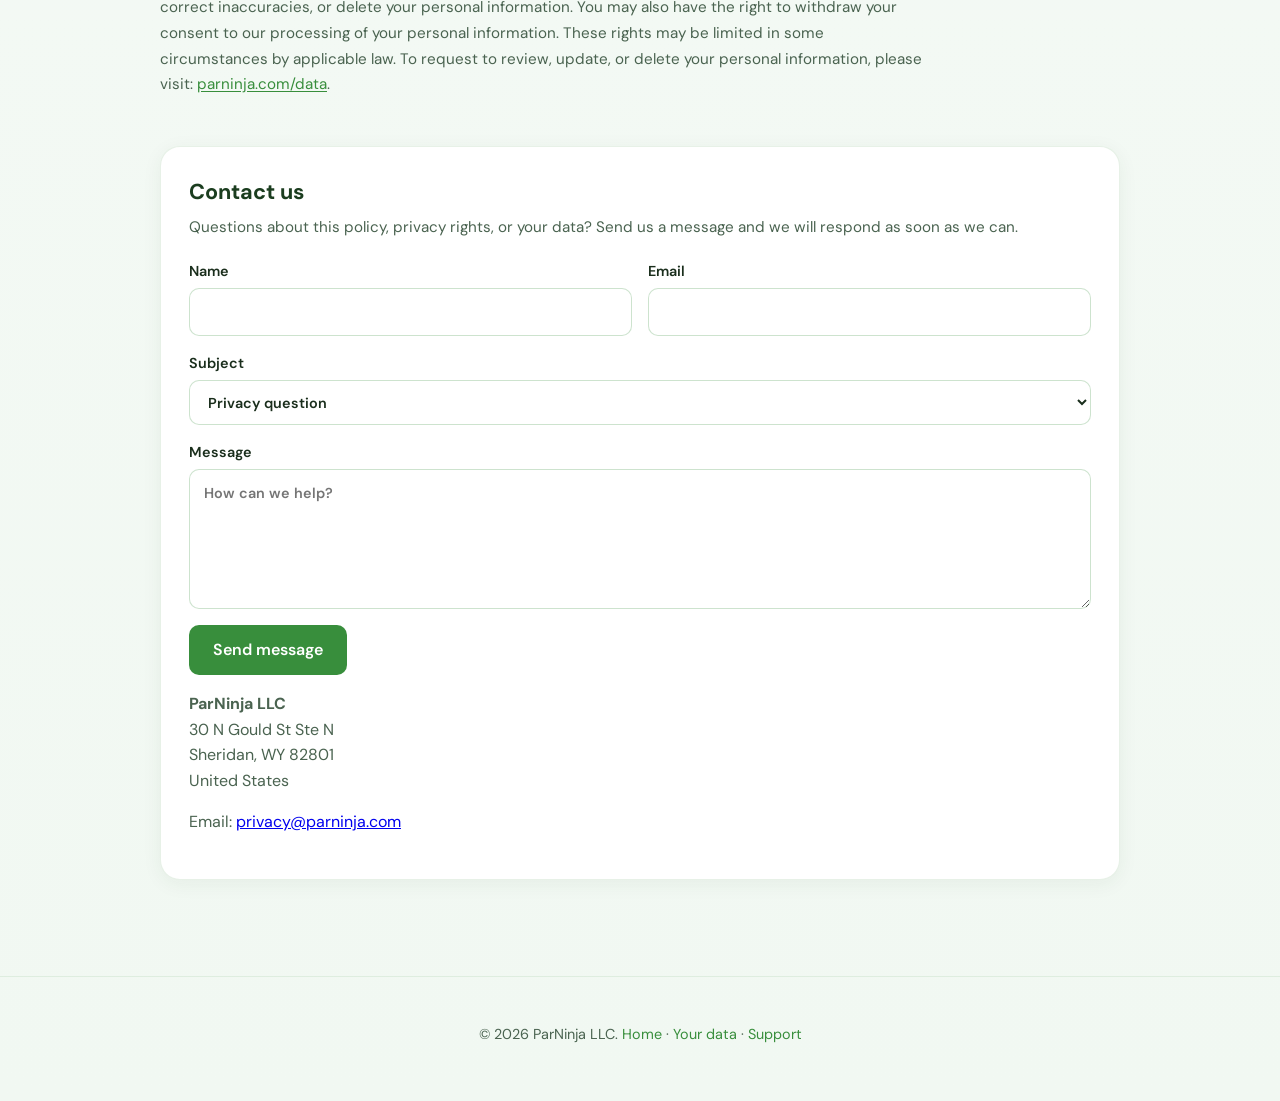
<file: privacy/index.html>
<!DOCTYPE html>
<html lang="en">
  <head>
    <meta charset="UTF-8" />
    <meta name="viewport" content="width=device-width, initial-scale=1.0" />
    <title>Privacy Policy — ParNinja</title>
    <meta
      name="description"
      content="ParNinja LLC privacy policy. Learn how we collect, use, and protect your information."
    />
    <meta name="theme-color" content="#388e3c" />
    <link rel="icon" href="../assets/favicon.ico" sizes="any" />
    <link rel="preconnect" href="https://fonts.googleapis.com" />
    <link rel="preconnect" href="https://fonts.gstatic.com" crossorigin />
    <link
      href="https://fonts.googleapis.com/css2?family=DM+Sans:ital,opsz,wght@0,9..40,400;0,9..40,600;0,9..40,700;1,9..40,400&display=swap"
      rel="stylesheet"
    />
    <link rel="stylesheet" href="../css/styles.css" />
    <link rel="stylesheet" href="../css/legal.css" />
  </head>
  <body>
    <div class="page">
      <header class="site-header">
        <div class="container">
          <a href="/">← ParNinja</a>
          <a href="mailto:privacy@parninja.com">privacy@parninja.com</a>
        </div>
      </header>

      <main class="container legal-page">
        <h1>Privacy Policy</h1>
        <p class="legal-updated"><strong>Last updated:</strong> June 30, 2026</p>

        <article class="legal-content" id="policy-content">
<p>
  This Privacy Notice for <strong>ParNinja LLC</strong> ("<strong>we</strong>,"
  "<strong>us</strong>," or "<strong>our</strong>") describes how and why we might access,
  collect, store, use, and/or share ("<strong>process</strong>") your personal information when
  you use our services ("<strong>Services</strong>"), including when you:
</p>
<ul>
  <li>
    Download and use our mobile application (<strong>ParNinja</strong>), or any other application
    of ours that links to this Privacy Notice
  </li>
  <li>Engage with us in other related ways, including any marketing or events</li>
</ul>
<p>
  <strong>Questions or concerns?</strong> Reading this Privacy Notice will help you understand
  your privacy rights and choices. We are responsible for making decisions about how your personal
  information is processed. If you do not agree with our policies and practices, please do not use
  our Services. If you still have any questions or concerns, please contact us at
  <a href="mailto:privacy@parninja.com">privacy@parninja.com</a>.
</p>

<h2>Summary of key points</h2>
<p class="legal-lead">
  <strong><em>This summary provides key points from our Privacy Notice, but you can find out more details about any of these topics by clicking the link following each key point or by using our <a href="#toc">table of contents</a> below to find the section you are looking for.</em></strong>
</p>
<p>
  <strong>What personal information do we process?</strong> When you visit, use, or navigate our
  Services, we may process personal information depending on how you interact with us and the
  Services, the choices you make, and the products and features you use. Learn more about
  <a href="#personalinfo">personal information you disclose to us</a>.
</p>
<p>
  <strong>Do we process any sensitive personal information?</strong> Some of the information may be
  considered "special" or "sensitive" in certain jurisdictions, for example your racial or ethnic
  origins, sexual orientation, and religious beliefs. We do not process sensitive personal
  information.
</p>
<p>
  <strong>Do we collect any information from third parties?</strong> We do not collect any
  information from third parties.
</p>
<p>
  <strong>How do we process your information?</strong> We process your information to provide,
  improve, and administer our Services, communicate with you, for security and fraud prevention,
  and to comply with law. We may also process your information for other purposes with your
  consent. We process your information only when we have a valid legal reason to do so. Learn more
  about <a href="#infouse">how we process your information</a>.
</p>
<p>
  <strong>In what situations and with which parties do we share personal information?</strong> We
  may share information in specific situations and with specific third parties. Learn more about
  <a href="#whoshare">when and with whom we share your personal information</a>.
</p>
<p>
  <strong>How do we keep your information safe?</strong> We have adequate organizational and
  technical processes and procedures in place to protect your personal information. However, no
  electronic transmission over the internet or information storage technology can be guaranteed to
  be 100% secure, so we cannot promise or guarantee that hackers, cybercriminals, or other
  unauthorized third parties will not be able to defeat our security and improperly collect,
  access, steal, or modify your information. Learn more about
  <a href="#infosafe">how we keep your information safe</a>.
</p>
<p>
  <strong>What are your rights?</strong> Depending on where you are located geographically, the
  applicable privacy law may mean you have certain rights regarding your personal information.
  Learn more about <a href="#privacyrights">your privacy rights</a>.
</p>
<p>
  <strong>How do you exercise your rights?</strong> The easiest way to exercise your rights is by
  visiting <a href="/data">parninja.com/data</a>, or by contacting us. We will consider and act
  upon any request in accordance with applicable data protection laws.
</p>
<p>
  Want to learn more about what we do with any information we collect?
  <a href="#toc">Review the Privacy Notice in full</a>.
</p>

<h2 id="toc">Table of contents</h2>
<ol class="toc-list">
  <li><a href="#infocollect">1. What information do we collect?</a></li>
  <li><a href="#infouse">2. How do we process your information?</a></li>
  <li><a href="#legalbases">3. What legal bases do we rely on to process your personal information?</a></li>
  <li><a href="#whoshare">4. When and with whom do we share your personal information?</a></li>
  <li><a href="#cookies">5. Do we use cookies and other tracking technologies?</a></li>
  <li><a href="#inforetain">6. How long do we keep your information?</a></li>
  <li><a href="#infosafe">7. How do we keep your information safe?</a></li>
  <li><a href="#infominors">8. Do we collect information from minors?</a></li>
  <li><a href="#privacyrights">9. What are your privacy rights?</a></li>
  <li><a href="#DNT">10. Controls for do-not-track features</a></li>
  <li><a href="#uslaws">11. Do United States residents have specific privacy rights?</a></li>
  <li><a href="#policyupdates">12. Do we make updates to this notice?</a></li>
  <li><a href="#contact">13. How can you contact us about this notice?</a></li>
  <li><a href="#request">14. How can you review, update, or delete the data we collect from you?</a></li>
</ol>

<h2 id="infocollect">1. What information do we collect?</h2>
<h3 id="personalinfo">Personal information you disclose to us</h3>
<p class="legal-lead"><strong><em>In Short:</em></strong> <em>We collect personal information that you provide to us.</em></p>
<p>
  We collect personal information that you voluntarily provide to us when you express an interest in
  obtaining information about us or our products and Services, when you participate in activities on
  the Services, or otherwise when you contact us.
</p>
<p id="sensitiveinfo"><strong>Sensitive Information.</strong> We do not process sensitive information.</p>
<p>
  <strong>Application Data.</strong> If you use our application(s), we also may collect the
  following information if you choose to provide us with access or permission:
</p>
<ul>
  <li>
    <em>Geolocation Information.</em> We may request access or permission to track location-based
    information from your mobile device, either continuously or while you are using our mobile
    application(s), to provide certain location-based services. If you wish to change our access
    or permissions, you may do so in your device's settings.
  </li>
</ul>
<p>
  This information is primarily needed to maintain the security and operation of our
  application(s), for troubleshooting, and for our internal analytics and reporting purposes.
</p>
<p>
  All personal information that you provide to us must be true, complete, and accurate, and you
  must notify us of any changes to such personal information.
</p>
<h3>Google API</h3>
<p>
  Our use of information received from Google APIs will adhere to
  <a href="https://developers.google.com/terms/api-services-user-data-policy" rel="noopener noreferrer" target="_blank">Google API Services User Data Policy</a>,
  including the
  <a href="https://developers.google.com/terms/api-services-user-data-policy#limited-use" rel="noopener noreferrer" target="_blank">Limited Use requirements</a>.
</p>

<h2 id="infouse">2. How do we process your information?</h2>
<p class="legal-lead">
  <strong><em>In Short:</em></strong>
  <em>We process your information to provide, improve, and administer our Services, communicate with you, for security and fraud prevention, and to comply with law. We process the personal information for the purposes listed below. We may also process your information for other purposes only with your prior explicit consent.</em>
</p>
<p><strong>We process your personal information for a variety of reasons, depending on how you interact with our Services, including:</strong></p>
<ul>
  <li><strong>To save or protect an individual's vital interest.</strong> We may process your information when necessary to save or protect an individual's vital interest, such as to prevent harm.</li>
</ul>

<h2 id="legalbases">3. What legal bases do we rely on to process your information?</h2>
<p class="legal-lead">
  <strong><em>In Short:</em></strong>
  <em>We only process your personal information when we believe it is necessary and we have a valid legal reason (i.e., legal basis) to do so under applicable law, like with your consent, to comply with laws, to provide you with services to enter into or fulfill our contractual obligations, to protect your rights, or to fulfill our legitimate business interests.</em>
</p>
<p><strong><u>If you are located in the EU or UK, this section applies to you.</u></strong></p>
<p>
  The General Data Protection Regulation (GDPR) and UK GDPR require us to explain the valid legal
  bases we rely on in order to process your personal information. As such, we may rely on the
  following legal bases to process your personal information:
</p>
<ul>
  <li><strong>Consent.</strong> We may process your information if you have given us permission (i.e., consent) to use your personal information for a specific purpose. You can withdraw your consent at any time. Learn more about <a href="#withdrawconsent">withdrawing your consent</a>.</li>
  <li><strong>Legal Obligations.</strong> We may process your information where we believe it is necessary for compliance with our legal obligations, such as to cooperate with a law enforcement body or regulatory agency, exercise or defend our legal rights, or disclose your information as evidence in litigation in which we are involved.</li>
  <li><strong>Vital Interests.</strong> We may process your information where we believe it is necessary to protect your vital interests or the vital interests of a third party, such as situations involving potential threats to the safety of any person.</li>
</ul>
<p><strong><u><em>If you are located in Canada, this section applies to you.</em></u></strong></p>
<p>
  We may process your information if you have given us specific permission (i.e., express consent)
  to use your personal information for a specific purpose, or in situations where your permission
  can be inferred (i.e., implied consent). You can <a href="#withdrawconsent">withdraw your consent</a> at any time.
</p>
<p>
  In some exceptional cases, we may be legally permitted under applicable law to process your
  information without your consent, including, for example:
</p>
<ul>
  <li>If collection is clearly in the interests of an individual and consent cannot be obtained in a timely way</li>
  <li>For investigations and fraud detection and prevention</li>
  <li>For business transactions provided certain conditions are met</li>
  <li>If it is contained in a witness statement and the collection is necessary to assess, process, or settle an insurance claim</li>
  <li>For identifying injured, ill, or deceased persons and communicating with next of kin</li>
  <li>If we have reasonable grounds to believe an individual has been, is, or may be victim of financial abuse</li>
  <li>If it is reasonable to expect collection and use with consent would compromise the availability or the accuracy of the information and the collection is reasonable for purposes related to investigating a breach of an agreement or a contravention of the laws of Canada or a province</li>
  <li>If disclosure is required to comply with a subpoena, warrant, court order, or rules of the court relating to the production of records</li>
  <li>If it was produced by an individual in the course of their employment, business, or profession and the collection is consistent with the purposes for which the information was produced</li>
  <li>If the collection is solely for journalistic, artistic, or literary purposes</li>
  <li>If the information is publicly available and is specified by the regulations</li>
  <li>We may disclose de-identified information for approved research or statistics projects, subject to ethics oversight and confidentiality commitments</li>
</ul>

<h2 id="whoshare">4. When and with whom do we share your personal information?</h2>
<p class="legal-lead">
  <strong><em>In Short:</em></strong>
  <em>We may share information in specific situations described in this section and/or with the following third parties.</em>
</p>
<p>We may need to share your personal information in the following situations:</p>
<ul>
  <li><strong>Business Transfers.</strong> We may share or transfer your information in connection with, or during negotiations of, any merger, sale of company assets, financing, or acquisition of all or a portion of our business to another company.</li>
  <li>
    <strong>When we use Google Maps Platform APIs.</strong> We may share your information with certain Google Maps Platform APIs (e.g., Google Maps API, Places API). Google Maps uses GPS, Wi-Fi, and cell towers to estimate your location. GPS is accurate to about 20 meters, while Wi-Fi and cell towers help improve accuracy when GPS signals are weak, like indoors. This data helps Google Maps provide directions, but it is not always perfectly precise. We obtain and store on your device ("cache") your location. You may revoke your consent anytime by contacting us at the contact details provided at the end of this document.
  </li>
</ul>

<h2 id="cookies">5. Do we use cookies and other tracking technologies?</h2>
<p class="legal-lead">
  <strong><em>In Short:</em></strong>
  <em>We may use cookies and other tracking technologies to collect and store your information.</em>
</p>
<p>
  We may use cookies and similar tracking technologies (like web beacons and pixels) to gather
  information when you interact with our Services. Some online tracking technologies help us
  maintain the security of our Services, prevent crashes, fix bugs, save your preferences, and
  assist with basic site functions.
</p>
<p>
  We also permit third parties and service providers to use online tracking technologies on our
  Services for analytics and advertising, including to help manage and display advertisements, to
  tailor advertisements to your interests, or to send abandoned shopping cart reminders (depending
  on your communication preferences). The third parties and service providers use their technology
  to provide advertising about products and services tailored to your interests which may appear
  either on our Services or on other websites.
</p>
<p>
  To the extent these online tracking technologies are deemed to be a "sale"/"sharing" (which
  includes targeted advertising, as defined under the applicable laws) under applicable US state
  laws, you can opt out of these online tracking technologies by submitting a request as described
  below under section "<a href="#uslaws">Do United States residents have specific privacy rights?</a>".
</p>
<p>
  Specific information about how we use such technologies and how you can refuse certain cookies
  is set out in our Cookie Notice.
</p>

<h2 id="inforetain">6. How long do we keep your information?</h2>
<p class="legal-lead">
  <strong><em>In Short:</em></strong>
  <em>We keep your information for as long as necessary to fulfill the purposes outlined in this Privacy Notice unless otherwise required by law.</em>
</p>
<p>
  We will only keep your personal information for as long as it is necessary for the purposes set
  out in this Privacy Notice, unless a longer retention period is required or permitted by law
  (such as tax, accounting, or other legal requirements).
</p>
<p>
  When we have no ongoing legitimate business need to process your personal information, we will
  either delete or anonymize such information, or, if this is not possible (for example, because your
  personal information has been stored in backup archives), then we will securely store your
  personal information and isolate it from any further processing until deletion is possible.
</p>

<h2 id="infosafe">7. How do we keep your information safe?</h2>
<p class="legal-lead">
  <strong><em>In Short:</em></strong>
  <em>We aim to protect your personal information through a system of organizational and technical security measures.</em>
</p>
<p>
  We have implemented appropriate and reasonable technical and organizational security measures
  designed to protect the security of any personal information we process. However, despite our
  safeguards and efforts to secure your information, no electronic transmission over the Internet
  or information storage technology can be guaranteed to be 100% secure, so we cannot promise or
  guarantee that hackers, cybercriminals, or other unauthorized third parties will not be able to
  defeat our security and improperly collect, access, steal, or modify your information. Although we
  will do our best to protect your personal information, transmission of personal information to
  and from our Services is at your own risk. You should only access the Services within a secure
  environment.
</p>

<h2 id="infominors">8. Do we collect information from minors?</h2>
<p class="legal-lead">
  <strong><em>In Short:</em></strong>
  <em>We do not knowingly collect data from or market to children under 18 years of age or the equivalent age as specified by law in your jurisdiction.</em>
</p>
<p>
  We do not knowingly collect, solicit data from, or market to children under 18 years of age or
  the equivalent age as specified by law in your jurisdiction, nor do we knowingly sell such
  personal information. By using the Services, you represent that you are at least 18 or the
  equivalent age as specified by law in your jurisdiction or that you are the parent or guardian of
  such a minor and consent to such minor dependent's use of the Services. If we learn that personal
  information from users less than 18 years of age or the equivalent age as specified by law in
  your jurisdiction has been collected, we will deactivate the account and take reasonable measures
  to promptly delete such data from our records. If you become aware of any data we may have
  collected from children under age 18 or the equivalent age as specified by law in your
  jurisdiction, please contact us at <a href="mailto:privacy@parninja.com">privacy@parninja.com</a>.
</p>

<h2 id="privacyrights">9. What are your privacy rights?</h2>
<p class="legal-lead">
  <strong><em>In Short:</em></strong>
  <em>Depending on your state of residence in the US or in some regions, such as the European Economic Area (EEA), United Kingdom (UK), Switzerland, and Canada, you have rights that allow you greater access to and control over your personal information. You may review, change, or terminate your account at any time, depending on your country, province, or state of residence.</em>
</p>
<p>
  In some regions (like the EEA, UK, Switzerland, and Canada), you have certain rights under
  applicable data protection laws. These may include the right (i) to request access and obtain a
  copy of your personal information, (ii) to request rectification or erasure; (iii) to restrict the
  processing of your personal information; (iv) if applicable, to data portability; and (v) not to
  be subject to automated decision-making. If a decision that produces legal or similarly
  significant effects is made solely by automated means, we will inform you, explain the main
  factors, and offer a simple way to request human review. In certain circumstances, you may also
  have the right to object to the processing of your personal information. You can make such a
  request by contacting us by using the contact details provided in the section
  "<a href="#contact">How can you contact us about this notice?</a>" below.
</p>
<p>We will consider and act upon any request in accordance with applicable data protection laws.</p>
<p>
  If you are located in the EEA or UK and you believe we are unlawfully processing your personal
  information, you also have the right to complain to your
  <a href="https://ec.europa.eu/justice/data-protection/bodies/authorities/index_en.htm" rel="noopener noreferrer" target="_blank">Member State data protection authority</a>
  or <a href="https://ico.org.uk/make-a-complaint/data-protection-complaints/data-protection-complaints/" rel="noopener noreferrer" target="_blank">UK data protection authority</a>.
</p>
<p>
  If you are located in Switzerland, you may contact the
  <a href="https://www.edoeb.admin.ch/edoeb/en/home.html" rel="noopener noreferrer" target="_blank">Federal Data Protection and Information Commissioner</a>.
</p>

<h3 id="withdrawconsent">Withdrawing your consent</h3>
<p>
  <strong><u>Withdrawing your consent:</u></strong> If we are relying on your consent to process
  your personal information, which may be express and/or implied consent depending on the applicable
  law, you have the right to withdraw your consent at any time. You can withdraw your consent at
  any time by contacting us by using the contact details provided in the section
  "<a href="#contact">How can you contact us about this notice?</a>" below.
</p>
<p>
  However, please note that this will not affect the lawfulness of the processing before its
  withdrawal nor, when applicable law allows, will it affect the processing of your personal
  information conducted in reliance on lawful processing grounds other than consent.
</p>
<p>
  If you have questions or comments about your privacy rights, you may email us at
  <a href="mailto:privacy@parninja.com">privacy@parninja.com</a>.
</p>

<h2 id="DNT">10. Controls for do-not-track features</h2>
<p>
  Most web browsers and some mobile operating systems and mobile applications include a Do-Not-Track
  ("DNT") feature or setting you can activate to signal your privacy preference not to have data
  about your online browsing activities monitored and collected. At this stage, no uniform
  technology standard for recognizing and implementing DNT signals has been finalized. As such, we
  do not currently respond to DNT browser signals or any other mechanism that automatically
  communicates your choice not to be tracked online. If a standard for online tracking is adopted
  that we must follow in the future, we will inform you about that practice in a revised version
  of this Privacy Notice.
</p>
<p>
  California law requires us to let you know how we respond to web browser DNT signals. Because
  there currently is not an industry or legal standard for recognizing or honoring DNT signals, we
  do not respond to them at this time.
</p>

<h2 id="uslaws">11. Do United States residents have specific privacy rights?</h2>
<p class="legal-lead">
  <strong><em>In Short:</em></strong>
  <em>If you are a resident of California, Colorado, Connecticut, Delaware, Florida, Indiana, Iowa, Kentucky, Maryland, Minnesota, Montana, Nebraska, New Hampshire, New Jersey, Oregon, Rhode Island, Tennessee, Texas, Utah, or Virginia, you may have the right to request access to and receive details about the personal information we maintain about you and how we have processed it, correct inaccuracies, get a copy of, or delete your personal information. You may also have the right to withdraw your consent to our processing of your personal information. These rights may be limited in some circumstances by applicable law. More information is provided below.</em>
</p>
<h3>Categories of personal information we collect</h3>
<p>
  The table below shows the categories of personal information we have collected in the past twelve
  (12) months. The table includes illustrative examples of each category and does not reflect the
  personal information we collect from you. For a comprehensive inventory of all personal
  information we process, please refer to the section
  "<a href="#infocollect">What information do we collect?</a>"
</p>
<table>
  <thead>
    <tr>
      <th>Category</th>
      <th>Examples</th>
      <th>Collected</th>
    </tr>
  </thead>
  <tbody>
    <tr>
      <td>A. Identifiers</td>
      <td>Contact details, such as real name, alias, postal address, telephone or mobile contact number, unique personal identifier, online identifier, Internet Protocol address, email address, and account name</td>
      <td>NO</td>
    </tr>
    <tr>
      <td>B. Personal information as defined in the California Customer Records statute</td>
      <td>Name, contact information, education, employment, employment history, and financial information</td>
      <td>NO</td>
    </tr>
    <tr>
      <td>C. Protected classification characteristics under state or federal law</td>
      <td>Gender, age, date of birth, race and ethnicity, national origin, marital status, and other demographic data</td>
      <td>NO</td>
    </tr>
    <tr>
      <td>D. Commercial information</td>
      <td>Transaction information, purchase history, financial details, and payment information</td>
      <td>NO</td>
    </tr>
    <tr>
      <td>E. Biometric information</td>
      <td>Fingerprints and voiceprints</td>
      <td>NO</td>
    </tr>
    <tr>
      <td>F. Internet or other similar network activity</td>
      <td>Browsing history, search history, online behavior, interest data, and interactions with our and other websites, applications, systems, and advertisements</td>
      <td>NO</td>
    </tr>
    <tr>
      <td>G. Geolocation data</td>
      <td>Device location</td>
      <td>YES</td>
    </tr>
    <tr>
      <td>H. Audio, electronic, sensory, or similar information</td>
      <td>Images and audio, video or call recordings created in connection with our business activities</td>
      <td>NO</td>
    </tr>
    <tr>
      <td>I. Professional or employment-related information</td>
      <td>Business contact details in order to provide you our Services at a business level or job title, work history, and professional qualifications if you apply for a job with us</td>
      <td>NO</td>
    </tr>
    <tr>
      <td>J. Education Information</td>
      <td>Student records and directory information</td>
      <td>NO</td>
    </tr>
    <tr>
      <td>K. Inferences drawn from collected personal information</td>
      <td>Inferences drawn from any of the collected personal information listed above to create a profile or summary about, for example, an individual's preferences and characteristics</td>
      <td>NO</td>
    </tr>
    <tr>
      <td>L. Sensitive personal Information</td>
      <td></td>
      <td>NO</td>
    </tr>
  </tbody>
</table>
<p>We may also collect other personal information outside of these categories through instances where you interact with us in person, online, or by phone or mail in the context of:</p>
<ul>
  <li>Receiving help through our customer support channels;</li>
  <li>Participation in customer surveys or contests; and</li>
  <li>Facilitation in the delivery of our Services and to respond to your inquiries.</li>
</ul>
<p>We will use and retain the collected personal information as needed to provide the Services or for:</p>
<ul>
  <li>Category G — To support usage and record positions of app activity. These may be stored for up to 2 years.</li>
</ul>
<h3>Sources of personal information</h3>
<p>
  Learn more about the sources of personal information we collect in
  "<a href="#infocollect">What information do we collect?</a>"
</p>
<h3>How we use and share personal information</h3>
<p>
  Learn more about how we use your personal information in the section,
  "<a href="#infouse">How do we process your information?</a>"
</p>
<p><strong>Will your information be shared with anyone else?</strong></p>
<p>
  We may disclose your personal information with our service providers pursuant to a written
  contract between us and each service provider. Learn more about how we disclose personal
  information in the section,
  "<a href="#whoshare">When and with whom do we share your personal information?</a>"
</p>
<p>
  We may use your personal information for our own business purposes, such as for undertaking
  internal research for technological development and demonstration. This is not considered to be
  "selling" of your personal information.
</p>
<p>
  We have not disclosed, sold, or shared any personal information to third parties for a business
  or commercial purpose in the preceding twelve (12) months. We will not sell or share personal
  information in the future belonging to website visitors, users, and other consumers.
</p>
<h3>Your rights</h3>
<p>You have rights under certain US state data protection laws. However, these rights are not absolute, and in certain cases, we may decline your request as permitted by law. These rights include:</p>
<ul>
  <li><strong>Right to know</strong> whether or not we are processing your personal data</li>
  <li><strong>Right to access</strong> your personal data</li>
  <li><strong>Right to correct</strong> inaccuracies in your personal data</li>
  <li><strong>Right to request</strong> the deletion of your personal data</li>
  <li><strong>Right to obtain a copy</strong> of the personal data you previously shared with us</li>
  <li><strong>Right to non-discrimination</strong> for exercising your rights</li>
  <li><strong>Right to opt out</strong> of the processing of your personal data if it is used for targeted advertising (or sharing as defined under California's privacy law), the sale of personal data, or profiling in furtherance of decisions that produce legal or similarly significant effects ("profiling")</li>
</ul>
<p>Depending upon the state where you live, you may also have the following rights:</p>
<ul>
  <li>Right to access the categories of personal data being processed (as permitted by applicable law, including the privacy law in Minnesota)</li>
  <li>Right to obtain a list of the categories of third parties to which we have disclosed personal data (as permitted by applicable law, including the privacy law in California, Delaware, and Maryland)</li>
  <li>Right to obtain a list of specific third parties to which we have disclosed personal data (as permitted by applicable law, including the privacy law in Minnesota and Oregon)</li>
  <li>Right to obtain a list of third parties to which we have sold personal data (as permitted by applicable law, including the privacy law in Connecticut)</li>
  <li>Right to review, understand, question, and depending on where you live, correct how personal data has been profiled (as permitted by applicable law, including the privacy law in Connecticut and Minnesota)</li>
  <li>Right to limit use and disclosure of sensitive personal data (as permitted by applicable law, including the privacy law in California)</li>
  <li>Right to opt out of the collection of sensitive data and personal data collected through the operation of a voice or facial recognition feature (as permitted by applicable law, including the privacy law in Florida)</li>
</ul>
<h3>How to exercise your rights</h3>
<p>
  To exercise these rights, you can contact us by visiting <a href="/data">parninja.com/data</a>,
  by emailing us at <a href="mailto:privacy@parninja.com">privacy@parninja.com</a>, by visiting
  <a href="/privacy">parninja.com/privacy</a>, or by referring to the contact details at the bottom
  of this document.
</p>
<p>
  Under certain US state data protection laws, you can designate an authorized agent to make a
  request on your behalf. We may deny a request from an authorized agent that does not submit proof
  that they have been validly authorized to act on your behalf in accordance with applicable laws.
</p>
<h3>Request verification</h3>
<p>
  Upon receiving your request, we will need to verify your identity to determine you are the same
  person about whom we have the information in our system. We will only use personal information
  provided in your request to verify your identity or authority to make the request. However, if we
  cannot verify your identity from the information already maintained by us, we may request that you
  provide additional information for the purposes of verifying your identity and for security or
  fraud-prevention purposes.
</p>
<p>
  If you submit the request through an authorized agent, we may need to collect additional
  information to verify your identity before processing your request and the agent will need to
  provide a written and signed permission from you to submit such request on your behalf.
</p>
<h3>Appeals</h3>
<p>
  Under certain US state data protection laws, if we decline to take action regarding your request,
  you may appeal our decision by emailing us at
  <a href="mailto:privacy@parninja.com">privacy@parninja.com</a>. We will inform you in writing of
  any action taken or not taken in response to the appeal, including a written explanation of the
  reasons for the decisions. If your appeal is denied, you may submit a complaint to your state
  attorney general.
</p>
<h3>California "Shine The Light" Law</h3>
<p>
  California Civil Code Section 1798.83, also known as the "Shine The Light" law, permits our users
  who are California residents to request and obtain from us, once a year and free of charge,
  information about categories of personal information (if any) we disclosed to third parties for
  direct marketing purposes and the names and addresses of all third parties with which we shared
  personal information in the immediately preceding calendar year. If you are a California resident
  and would like to make such a request, please submit your request in writing to us by using the
  contact details provided in the section
  "<a href="#contact">How can you contact us about this notice?</a>"
</p>

<h2 id="policyupdates">12. Do we make updates to this notice?</h2>
<p class="legal-lead">
  <strong><em>In Short:</em></strong>
  <em>Yes, we will update this notice as necessary to stay compliant with relevant laws.</em>
</p>
<p>
  We may update this Privacy Notice from time to time. The updated version will be indicated by an
  updated "Revised" date at the top of this Privacy Notice. If we make material changes to this
  Privacy Notice, we may notify you either by prominently posting a notice of such changes or by
  directly sending you a notification. We encourage you to review this Privacy Notice frequently to
  be informed of how we are protecting your information.
</p>

<h2 id="contact-section">13. How can you contact us about this notice?</h2>
<p>
  If you have questions or comments about this notice, you may email us at
  <a href="mailto:privacy@parninja.com">privacy@parninja.com</a> or contact us by post at:
</p>
<p>
  <strong>ParNinja LLC</strong><br />
  30 N Gould St Ste N<br />
  Sheridan, WY 82801<br />
  United States
</p>
<p>Use the <a href="#contact">contact form</a> on this page to send us a message.</p>

<h2 id="request">14. How can you review, update, or delete the data we collect from you?</h2>
<p>
  Based on the applicable laws of your country or state of residence in the US, you may have the
  right to request access to the personal information we collect from you, details about how we have
  processed it, correct inaccuracies, or delete your personal information. You may also have the
  right to withdraw your consent to our processing of your personal information. These rights may
  be limited in some circumstances by applicable law. To request to review, update, or delete your
  personal information, please visit: <a href="/data">parninja.com/data</a>.
</p>

        </article>

        <section class="contact-section" id="contact" aria-labelledby="contact-heading">
          <h2 id="contact-heading">Contact us</h2>
          <p>
            Questions about this policy, privacy rights, or your data? Send us a message and we will
            respond as soon as we can.
          </p>

          <p class="form-notice" id="form-success" hidden>
            Thank you — your message was sent. We will get back to you shortly.
          </p>

          <form
            class="contact-form"
            id="contact-form"
            action="https://formsubmit.co/privacy@parninja.com"
            method="POST"
          >
            <input type="hidden" name="_subject" value="ParNinja privacy contact" />
            <input type="hidden" name="_captcha" value="false" />
            <input type="hidden" name="_next" value="https://parninja.com/privacy?sent=1" />
            <input type="text" name="_honey" tabindex="-1" autocomplete="off" hidden />

            <div class="form-row form-row--split">
              <label>
                Name
                <input type="text" name="name" required autocomplete="name" />
              </label>
              <label>
                Email
                <input type="email" name="email" required autocomplete="email" />
              </label>
            </div>

            <label>
              Subject
              <select name="subject">
                <option value="Privacy question">Privacy question</option>
                <option value="Data access request">Data access request</option>
                <option value="Data deletion request">Data deletion request</option>
                <option value="Other">Other</option>
              </select>
            </label>

            <label>
              Message
              <textarea name="message" required placeholder="How can we help?"></textarea>
            </label>

            <button type="submit" class="form-submit">Send message</button>
          </form>

          <div class="address-block">
            <p><strong>ParNinja LLC</strong><br />30 N Gould St Ste N<br />Sheridan, WY 82801<br />United States</p>
            <p>Email: <a href="mailto:privacy@parninja.com">privacy@parninja.com</a></p>
          </div>
        </section>
      </main>

      <footer class="site-footer">
        <div class="container">
          <p>
            &copy; <span id="footer-year"></span> ParNinja LLC.
            <a href="/">Home</a> · <a href="/data">Your data</a> · <a href="/support">Support</a>
          </p>
        </div>
      </footer>
    </div>

    <script>
      document.getElementById('footer-year').textContent = new Date().getFullYear();

      if (new URLSearchParams(window.location.search).get('sent') === '1') {
        document.getElementById('form-success').hidden = false;
        document.getElementById('contact-form').hidden = true;
        history.replaceState(null, '', window.location.pathname + '#contact');
      }


    </script>
  </body>
</html>
</file>
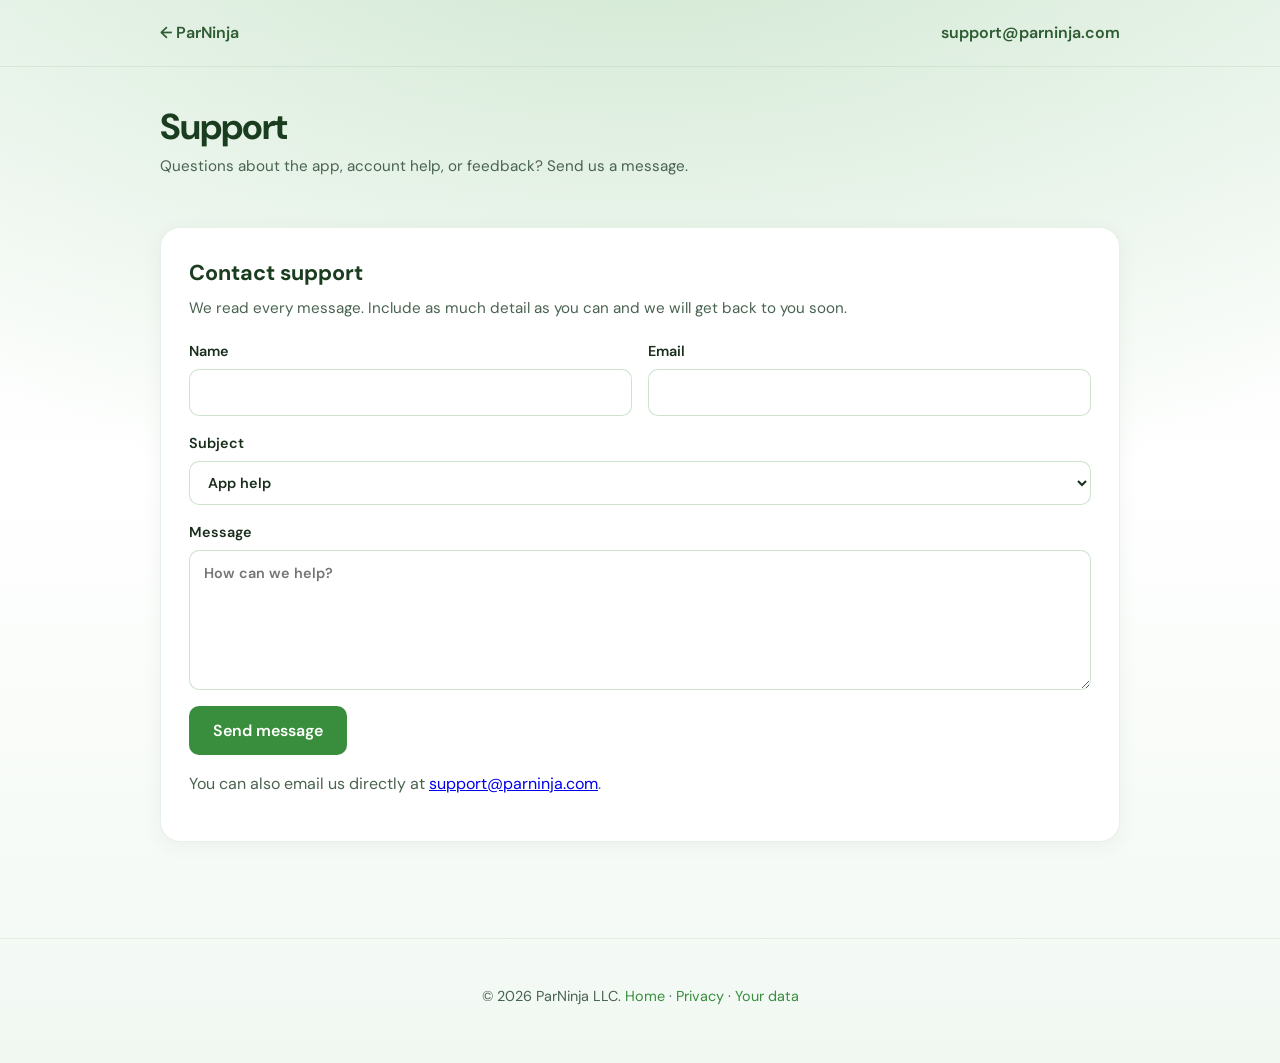
<file: support/index.html>
<!DOCTYPE html>
<html lang="en">
  <head>
    <meta charset="UTF-8" />
    <meta name="viewport" content="width=device-width, initial-scale=1.0" />
    <title>Support — ParNinja</title>
    <meta
      name="description"
      content="Get help with ParNinja. Send a message to our support team."
    />
    <meta name="theme-color" content="#388e3c" />
    <link rel="icon" href="../assets/favicon.ico" sizes="any" />
    <link rel="preconnect" href="https://fonts.googleapis.com" />
    <link rel="preconnect" href="https://fonts.gstatic.com" crossorigin />
    <link
      href="https://fonts.googleapis.com/css2?family=DM+Sans:ital,opsz,wght@0,9..40,400;0,9..40,600;0,9..40,700;1,9..40,400&display=swap"
      rel="stylesheet"
    />
    <link rel="stylesheet" href="../css/styles.css" />
    <link rel="stylesheet" href="../css/legal.css" />
  </head>
  <body>
    <div class="page">
      <header class="site-header">
        <div class="container">
          <a href="/">← ParNinja</a>
          <a href="mailto:support@parninja.com">support@parninja.com</a>
        </div>
      </header>

      <main class="container legal-page">
        <h1>Support</h1>
        <p class="legal-updated">
          Questions about the app, account help, or feedback? Send us a message.
        </p>

        <section class="contact-section" id="contact" aria-labelledby="contact-heading">
          <h2 id="contact-heading">Contact support</h2>
          <p>
            We read every message. Include as much detail as you can and we will get back to you
            soon.
          </p>

          <p class="form-notice" id="form-success" hidden>
            Thank you — your message was sent. We will get back to you shortly.
          </p>

          <form
            class="contact-form"
            id="support-form"
            action="https://formsubmit.co/support@parninja.com"
            method="POST"
          >
            <input type="hidden" name="_subject" value="ParNinja support" />
            <input type="hidden" name="_captcha" value="false" />
            <input type="hidden" name="_next" value="https://parninja.com/support?sent=1" />
            <input type="text" name="_honey" tabindex="-1" autocomplete="off" hidden />

            <div class="form-row form-row--split">
              <label>
                Name
                <input type="text" name="name" required autocomplete="name" />
              </label>
              <label>
                Email
                <input type="email" name="email" required autocomplete="email" />
              </label>
            </div>

            <label>
              Subject
              <select name="subject">
                <option value="App help">App help</option>
                <option value="Account / login">Account / login</option>
                <option value="Bug report">Bug report</option>
                <option value="Feature request">Feature request</option>
                <option value="Other">Other</option>
              </select>
            </label>

            <label>
              Message
              <textarea name="message" required placeholder="How can we help?"></textarea>
            </label>

            <button type="submit" class="form-submit">Send message</button>
          </form>

          <div class="address-block">
            <p>
              You can also email us directly at
              <a href="mailto:support@parninja.com">support@parninja.com</a>.
            </p>
          </div>
        </section>
      </main>

      <footer class="site-footer">
        <div class="container">
          <p>
            &copy; <span id="footer-year"></span> ParNinja LLC.
            <a href="/">Home</a> · <a href="/privacy">Privacy</a> · <a href="/data">Your data</a>
          </p>
        </div>
      </footer>
    </div>

    <script>
      document.getElementById('footer-year').textContent = new Date().getFullYear();

      if (new URLSearchParams(window.location.search).get('sent') === '1') {
        document.getElementById('form-success').hidden = false;
        document.getElementById('support-form').hidden = true;
        history.replaceState(null, '', window.location.pathname + '#contact');
      }
    </script>
  </body>
</html>
</file>
<file: css/styles.css>
:root {
  --green-900: #1b3d1f;
  --green-800: #2e5c32;
  --green-700: #388e3c;
  --green-600: #43a047;
  --green-100: #e8f5e9;
  --green-50: #f1f8f2;
  --text: #1a2e1c;
  --text-muted: #4a6350;
  --white: #ffffff;
  --shadow: 0 24px 48px rgba(27, 61, 31, 0.12);
  --radius: 20px;
}

*,
*::before,
*::after {
  box-sizing: border-box;
}

html {
  scroll-behavior: smooth;
}

body {
  margin: 0;
  min-height: 100vh;
  font-family: 'DM Sans', system-ui, -apple-system, BlinkMacSystemFont, 'Segoe UI', sans-serif;
  color: var(--text);
  background:
    radial-gradient(ellipse 80% 60% at 50% -10%, rgba(67, 160, 71, 0.18), transparent),
    linear-gradient(180deg, var(--green-50) 0%, #ffffff 45%, var(--green-50) 100%);
  line-height: 1.6;
}

.page {
  min-height: 100vh;
  display: flex;
  flex-direction: column;
}

.container {
  width: min(960px, calc(100% - 2rem));
  margin: 0 auto;
}

.hero {
  flex: 1;
  display: flex;
  align-items: center;
  padding: 4rem 0 3rem;
}

.hero-inner {
  max-width: 40rem;
}

.brand-mark {
  display: inline-flex;
  align-items: center;
  gap: 0.75rem;
  margin-bottom: 1.25rem;
}

.brand-mark img {
  width: 52px;
  height: 52px;
  border-radius: 14px;
  box-shadow: 0 8px 24px rgba(56, 142, 60, 0.25);
}

.brand-mark span {
  font-size: 1.125rem;
  font-weight: 600;
  letter-spacing: -0.02em;
  color: var(--green-800);
}

h1 {
  margin: 0 0 1rem;
  font-size: clamp(2.25rem, 5vw, 3.25rem);
  font-weight: 700;
  line-height: 1.1;
  letter-spacing: -0.03em;
  color: var(--green-900);
}

.lead {
  margin: 0 0 2rem;
  font-size: clamp(1.05rem, 2.2vw, 1.2rem);
  color: var(--text-muted);
  max-width: 34ch;
}

.screenshots-section {
  padding: 0 0 3rem;
}

.carousel {
  position: relative;
  max-width: 320px;
  margin: 0 auto;
}

.carousel-viewport {
  overflow: hidden;
  border-radius: 28px;
  background: var(--white);
  border: 1px solid rgba(56, 142, 60, 0.12);
  box-shadow: var(--shadow);
}

.carousel-track {
  display: flex;
  transition: transform 0.45s cubic-bezier(0.4, 0, 0.2, 1);
}

.carousel-slide {
  flex: 0 0 100%;
  min-width: 0;
}

.carousel-slide img {
  display: block;
  width: 100%;
  height: auto;
  vertical-align: middle;
}

.carousel-btn {
  position: absolute;
  top: 50%;
  transform: translateY(-50%);
  display: flex;
  align-items: center;
  justify-content: center;
  width: 2.25rem;
  height: 2.25rem;
  padding: 0;
  border: none;
  border-radius: 50%;
  background: var(--white);
  color: var(--green-800);
  box-shadow: 0 4px 16px rgba(27, 61, 31, 0.15);
  cursor: pointer;
  transition: background 0.15s ease, transform 0.15s ease;
  z-index: 1;
}

.carousel-btn:hover {
  background: var(--green-100);
  transform: translateY(-50%) scale(1.05);
}

.carousel-btn-prev {
  left: -0.75rem;
}

.carousel-btn-next {
  right: -0.75rem;
}

.carousel-dots {
  display: flex;
  justify-content: center;
  gap: 0.5rem;
  margin-top: 1.25rem;
}

.carousel-dot {
  width: 0.5rem;
  height: 0.5rem;
  padding: 0;
  border: none;
  border-radius: 50%;
  background: rgba(56, 142, 60, 0.25);
  cursor: pointer;
  transition: background 0.2s ease, transform 0.2s ease;
}

.carousel-dot.is-active {
  background: var(--green-700);
  transform: scale(1.25);
}

.carousel-dot:hover {
  background: var(--green-600);
}

@media (min-width: 768px) {
  .carousel {
    max-width: 280px;
  }

  .carousel-btn-prev {
    left: -1.25rem;
  }

  .carousel-btn-next {
    right: -1.25rem;
  }
}

.apps-section {
  padding: 0 0 4rem;
}

.section-label {
  margin: 0 0 1rem;
  font-size: 0.8rem;
  font-weight: 600;
  letter-spacing: 0.08em;
  text-transform: uppercase;
  color: var(--green-700);
}

.apps-grid {
  display: grid;
  gap: 1.25rem;
}

.app-card {
  background: var(--white);
  border: 1px solid rgba(56, 142, 60, 0.12);
  border-radius: var(--radius);
  padding: 1.5rem;
  box-shadow: 0 4px 20px rgba(27, 61, 31, 0.06);
}

.app-card-header {
  margin-bottom: 1.25rem;
}

.app-card h2 {
  margin: 0 0 0.35rem;
  font-size: 1.35rem;
  font-weight: 700;
  letter-spacing: -0.02em;
  color: var(--green-900);
}

.app-card p {
  margin: 0;
  color: var(--text-muted);
  font-size: 0.95rem;
}

.store-links {
  display: flex;
  flex-wrap: wrap;
  gap: 0.75rem;
  align-items: center;
}

.store-badge {
  display: inline-flex;
  align-items: center;
  gap: 0.65rem;
  padding: 0.65rem 1rem 0.65rem 0.85rem;
  border-radius: 12px;
  background: var(--green-900);
  color: var(--white);
  text-decoration: none;
  transition: transform 0.15s ease, background 0.15s ease;
}

.store-badge:hover {
  background: var(--green-800);
  transform: translateY(-1px);
}

.store-badge svg {
  flex-shrink: 0;
}

.store-badge-text {
  display: flex;
  flex-direction: column;
  line-height: 1.15;
}

.store-badge-label {
  font-size: 0.65rem;
  opacity: 0.85;
}

.store-badge-name {
  font-size: 1rem;
  font-weight: 600;
}

.coming-soon {
  display: inline-flex;
  align-items: center;
  padding: 0.5rem 0.85rem;
  border-radius: 999px;
  background: var(--green-100);
  color: var(--green-800);
  font-size: 0.85rem;
  font-weight: 600;
}

.site-footer {
  padding: 2rem 0 2.5rem;
  border-top: 1px solid rgba(56, 142, 60, 0.1);
  text-align: center;
  color: var(--text-muted);
  font-size: 0.9rem;
}

.site-footer a {
  color: var(--green-700);
  text-decoration: none;
}

.site-footer a:hover {
  text-decoration: underline;
}
</file>
<file: css/legal.css>
.site-header {
  padding: 1.25rem 0;
  border-bottom: 1px solid rgba(56, 142, 60, 0.1);
}

.site-header .container {
  display: flex;
  align-items: center;
  justify-content: space-between;
  gap: 1rem;
}

.site-header a {
  color: var(--green-800);
  text-decoration: none;
  font-weight: 600;
}

.site-header a:hover {
  color: var(--green-700);
}

.legal-page {
  padding: 2.5rem 0 4rem;
}

.legal-page h1 {
  margin: 0 0 0.5rem;
  font-size: clamp(1.75rem, 4vw, 2.25rem);
  color: var(--green-900);
}

.legal-updated {
  margin: 0 0 2rem;
  color: var(--text-muted);
  font-size: 0.95rem;
}

.legal-content {
  max-width: 48rem;
  font-size: 0.95rem;
  line-height: 1.7;
  color: var(--text);
}

.legal-content h2 {
  margin: 2.5rem 0 1rem;
  font-size: 1.25rem;
  color: var(--green-900);
  letter-spacing: -0.02em;
}

.legal-content h3 {
  margin: 1.75rem 0 0.75rem;
  font-size: 1.05rem;
  color: var(--green-800);
}

.legal-content p {
  margin: 0 0 1rem;
  color: var(--text-muted);
}

.legal-content ul,
.legal-content ol {
  margin: 0 0 1rem;
  padding-left: 1.35rem;
  color: var(--text-muted);
}

.legal-content li {
  margin-bottom: 0.5rem;
}

.legal-content a {
  color: var(--green-700);
  text-decoration: underline;
  text-underline-offset: 2px;
}

.legal-content a:hover {
  color: var(--green-800);
}

.legal-content strong {
  color: var(--text);
  font-weight: 600;
}

.legal-lead {
  font-style: italic;
}

.legal-content table {
  width: 100%;
  border-collapse: collapse;
  margin: 1rem 0 1.5rem;
  font-size: 0.9rem;
}

.legal-content th,
.legal-content td {
  border: 1px solid rgba(56, 142, 60, 0.2);
  padding: 0.65rem 0.75rem;
  text-align: left;
  vertical-align: top;
}

.legal-content th {
  background: var(--green-50);
  color: var(--green-900);
  font-weight: 600;
}

.legal-content td {
  color: var(--text-muted);
}

.toc-list {
  list-style: none;
  padding: 0;
  margin: 0 0 2rem;
}

.toc-list li {
  margin-bottom: 0.35rem;
}

.contact-section {
  margin: 3rem 0 2rem;
  padding: 1.75rem;
  background: var(--white);
  border: 1px solid rgba(56, 142, 60, 0.12);
  border-radius: var(--radius);
  box-shadow: 0 4px 20px rgba(27, 61, 31, 0.06);
}

.contact-section h2 {
  margin: 0 0 0.35rem;
  font-size: 1.35rem;
  color: var(--green-900);
}

.contact-section > p {
  margin: 0 0 1.25rem;
  color: var(--text-muted);
  font-size: 0.95rem;
}

.contact-form {
  display: grid;
  gap: 1rem;
}

.form-row {
  display: grid;
  gap: 1rem;
}

@media (min-width: 600px) {
  .form-row--split {
    grid-template-columns: 1fr 1fr;
  }
}

.contact-form label {
  display: grid;
  gap: 0.35rem;
  font-size: 0.9rem;
  font-weight: 600;
  color: var(--text);
}

.contact-form input,
.contact-form textarea,
.contact-form select {
  width: 100%;
  padding: 0.7rem 0.85rem;
  border: 1px solid rgba(56, 142, 60, 0.25);
  border-radius: 10px;
  font: inherit;
  color: var(--text);
  background: var(--white);
}

.contact-form input:focus,
.contact-form textarea:focus,
.contact-form select:focus {
  outline: 2px solid rgba(56, 142, 60, 0.35);
  outline-offset: 1px;
  border-color: var(--green-600);
}

.contact-form textarea {
  min-height: 140px;
  resize: vertical;
}

.form-submit {
  justify-self: start;
  padding: 0.75rem 1.5rem;
  border: none;
  border-radius: 10px;
  background: var(--green-700);
  color: var(--white);
  font: inherit;
  font-weight: 600;
  cursor: pointer;
  transition: background 0.15s ease;
}

.form-submit:hover {
  background: var(--green-800);
}

.form-notice {
  margin: 0;
  padding: 0.85rem 1rem;
  border-radius: 10px;
  background: var(--green-100);
  color: var(--green-800);
  font-size: 0.9rem;
}

.form-notice[hidden] {
  display: none;
}

.label-hint {
  font-weight: 400;
  color: var(--text-muted);
}

.checkbox-label {
  display: flex;
  align-items: flex-start;
  gap: 0.65rem;
  font-weight: 400;
  color: var(--text-muted);
  line-height: 1.5;
}

.checkbox-label input {
  width: auto;
  margin-top: 0.2rem;
  flex-shrink: 0;
}

.address-block {
  margin-top: 1rem;
  color: var(--text-muted);
  line-height: 1.6;
}
</file>
